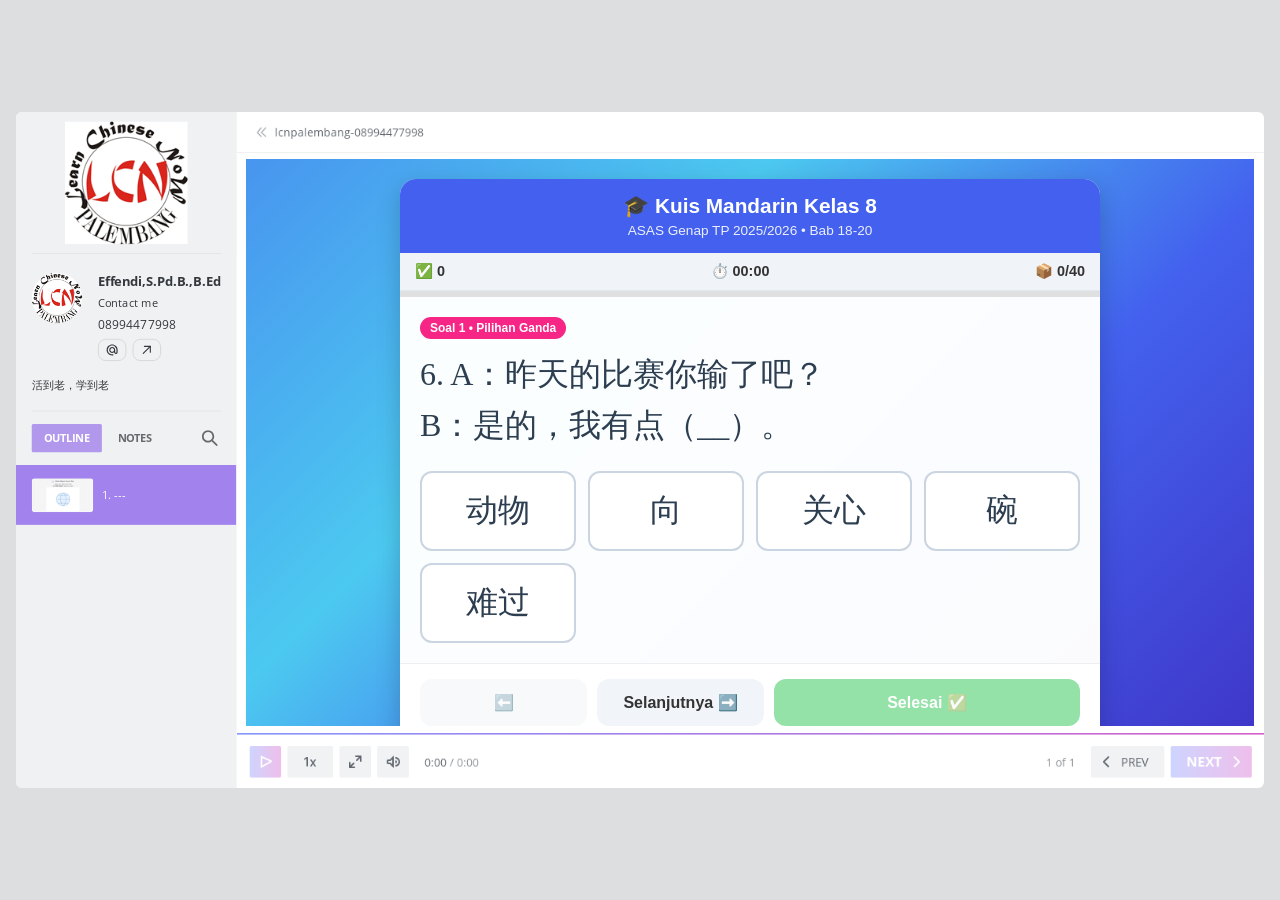
<file: index.html>
<!DOCTYPE html>
<!-- Created with iSpring --><!-- 1576 864 --><!--version 11.7.0.5 --><!--type html --><!--mainFolder ./ -->
<html style=background-color:#dcdee0;>
<head>
    <meta http-equiv="Content-Type" content="text/html;charset=utf-8"/><meta name="viewport" content="width=device-width,initial-scale=1,minimum-scale=1,maximum-scale=1,user-scalable=no"/><meta name="format-detection" content="telephone=no"/><meta name="apple-mobile-web-app-capable" content="yes"/><meta name="apple-mobile-web-app-status-bar-style" content="black"/><meta http-equiv="X-UA-Compatible" content="IE=edge"/><meta name="msapplication-tap-highlight" content="no"/><title>REVIEW SOAL SAT HSK3 2026</title><link rel="apple-touch-icon-precomposed" href="data/apple-touch-icon.png"/><link rel="shortcut icon" type="image/ico" href="data/favicon.ico"/><style>body {background-color:#dcdee0;}#spr0_cc578 {display:none;}</style>
    
    
    <style>
		#playerView {
			position:absolute;
			-webkit-tap-highlight-color:rgba(0,0,0,0);
			-webkit-user-select:none;
			-moz-user-select:none;
			-webkit-touch-callout:none;
			-webkit-user-drag:none;
		}
		#playerView * {
			position:absolute;
		}
		#preloader {
			width: 50px;
			height: 50px;
			position: absolute;
			top: 0;
			left: 0;
			bottom: 0;
			right: 0;
			margin: auto;
			border-radius: 10px;
			background-color: rgba(0, 0, 0, 0.5);
		}

		#preloader::after {
			content: '';
			position: absolute;
			background: url([data-uri]);
			background-size: cover;
			top: 0;
			left: 0;
			bottom: 0;
			right: 0;
			animation: preloader_spin 1s infinite linear;
			-webkit-animation: preloader_spin 1s infinite linear;
		}

		@keyframes preloader_spin { 0% {transform: rotate(0deg);} 100% {transform: rotate(360deg);} }
		@-webkit-keyframes preloader_spin { 0% {-webkit-transform: rotate(0deg);} 100% {-webkit-transform: rotate(360deg);}}
    </style>
</head>
<body>
	<div id="preloader"></div>
	<script src="data/browsersupport.js?092B3BFA"></script>
	<script src="data/player.js?092B3BFA"></script>
    <div id="content"></div>
    <div id="spr0_cc578"></div>
    <script>
		document.addEventListener("DOMContentLoaded", () => (function(startup){
			function start(savedPresentationState)
			{
				var presInfo = "[base64]/qlzXG93aRWVRue404OkA3glCYqxCq3vV7javALVaV64bwPSikqB0NIoSGhOrXq92qjWr9WuEVK4/fqn4sKvMZsR36YVRHbnVfvWiX1VcAHwPW1Lgx7YTC0sCC1NY+Odf//bLH//yr5/+8O+//+mXP//MP3OxKos4Xl1/evvp7ZTGVe/509u8GoAhO5r9dr60qVd1giUXp1LUdFS5/sJs69qx/entahHEQb26YqSAXa/JbNBrvlxUJIR6RbwXzPPweqvN8PB8OU9cdIQ19Wz/sfLy8vkwkzyPzh4e0blMmIWYS75UHvE/[base64]/KoS+rV79HFzu6qwzxvFlM9XiynuXrS6bJUb16BQO5GCVCndrHVbsVeCZMXP1drtTrbblY7zV6n2YJS3mx1Gp0GuazXscjQ1DofP6cW5Mq66eEa/2mmp3ll4Pam7BPoyEhEC3tFonTJ4PTu+eM5fTzy54w/ngLGCG3xFFg1qwZqJhvln4L6p7fYqrBLsX5VXcRLDwtYwHQstaXZxibuNr9TdjyURgO/wixW0VfEFwybVSvg+TFlOvPjWvUpmM0qcE4EBtVau9ttdtqtdgPSS0abNHqNXrvbaTFL7ADcImAOr1kYA+/pSeb1b8ycdVBmia0U9KQUjW8uBS1JMT0txtX/yhhbeYA2a3vTIHRJOLZdmkDoYIsLvCCMWGZEkKB923mch0Hiu7jENkH0XymDQX3QAMGDle3QGMIc8iN+XuHYYeiaKrNaggQU6L/Ej7d0RCema1KgJja6DUX+Kmo3wZqEBWKyrDSU1iuImeSHuEDhqnnVvZJfSWGPWgP280o6ZYWajWa3qZxDRoMJ6b9x2MqeH3K4LMmKUjt13rOfSXiAwlnW4BRKHmnXIZhPcg/p0g6f+0kcB35RCJfMQwLgHqTCPIRgB2PzEpxx6LZ7rR3pMGe3+rdbA0kq7n/eyPBuLMqqMjSPiLHxayZLvft/F4blesGw3V67IffzlGqnDMuIlKO0U2/[base64]/dLUvUVIw1MovzumNLzb8Pg5hEex1acA7GEglVfxbs3bgHxsFG+V1TxjT2tnJNmYMifnNIXzI5UwJOkIQRMfHYfZ5WXoUDvCD9Ior+r9SrdUxSFXmO+pYoSYphqH1NscSxKlqa2Fc0qy9Kt5apW33lnTrEXhMIMfxdEGFK5tT3qT8XghlbYPc7/[base64]/rQHOsaT0dL0nQDbC+JI+bkY1DlvQqGm2iQ9uAyBdkpP9BYmCWeJ0QOjPH+vmPFE4PjYExglAEfe7b1iQm2RoWyT3tAmNboLHzs2R4rI038gL8LIXi/2gfhicJyRBkD8k2aOaXkYOtZZhRp3OsahGO2iO5mc0MKnYzHLFQZXdWAWmAC9G6kKZAJAP4QJMLCXhPsJ2to+qyHQCDTMG0luIFjH/WTlKas34mQTVAVzLEqoTcxv4MwfL5gp+0kXgQhUI0El0Zs4GCkMb1wPz/zYTWLFxSQwdKmfjXlMBYfoFVAoOqaAVVMzlYwEnxXkEMbqe0Fj0WDmVIJ7YiEByGWqGkZShA9bx/wRn13o8E/7pubbDbaT3XEom6URVtaMEXDeNDHMpMb66UtrOwoeoI7QcHgeZPw8+pQ0sF1kpmnYSI0Ow9Go74DZidOnJ0BniLzSOpwkE/WHyyTBzv6egnjIPhzufJITBhvioLZDm/jZBaA4z0CnZ15C5iwKEgdcweVFUtVX38PkYT5o5c39FtMm9vyxgcF0x7/Z1u5BgmBmYXTJiodG6PDe077FNqItU1YWbPplEsWVfdRMxRoJ0NTFbVDMc4Pg/bsbU7XMDqzq1pKD3OXVUvoOQqvcWntwmhfEeKmOHCSImMcfDdRf2cNRCj48j7D28+CH8SC7a5t38HBzcG7h/AMey512R76lonz+4T+KNhxmoFpVQCSyvs31b1sC2l9yO12HJPlKj7FAc2USnmYGUblYU7nKHKMjSHB6DKGIe3bmDOicHXh9eZMo24EeLVhT/I6S+9XmPjrGKYTnaRrmjiCcthXMZ0NuLdA9kfRLk6Bks/qJf46u7T5HjqRnCexDLLhZYsa6iDPgBWNQNhOkOyytgN9UPqGamL3fSDTiMYpLRZ85xc2FnunKtqJ7N5uy8pAnGgmW2E6hEs7tQTIjR04lZ/XoKKAD0HiuSw2PfrI6hDoD0263A9nIVzGcNWzo8ybvNz9hjPbhMj5hshFyClzGIo4lm7AFkOJDYUSRo1X2AM/osKaaWxGR3Do0o6dBdTTGfsuL4/nU0pmvlRQg39HkMftEuXLQrp8vQcL8YSJwroK1HF/O0+WYMh2Q/kjv4zEcGv7nOLTYdkohUIyZV8LRLu4ndnYFPtclK1NmGCbzXSM3GwXxkpThfD5NvOUzavQMsDbSDUjDyKnftjeEww2mUZBEjqZenkgXpsgFdlwA8g7O3yEbDWDwNsDzryQG+nz27lpOv3apgTZJn9aJPZVCBNm+830q+mizEdCLbBdMMY/fvqZw/gFKM0MCFf+ngvWNbsQvbz8B0TjZpg=";
				PresentationPlayer.start(presInfo, "content", "playerView", onPlayerInit, savedPresentationState);
				function onPlayerInit(player)
				{
					(function(player){
	(function(player)
{
	function findConnector(win)
	{
		var retries = 0;
		while (!win.ispringPresentationConnector && win.parent && win.parent != win)
		{
			++retries;
			if (retries > 7)
			{
				return null;
			}

			win = win.parent;
		}
		return win.ispringPresentationConnector;
	}

	function getConnector()
	{
		var api = findConnector(window);
		if (!api && window.opener && (typeof(window.opener) != "undefined"))
		{
			api = findConnector(window.opener);
		}
		return api;
	}

	try
	{
		var connector = getConnector();
		if (connector)
		{
			connector.register(player);
		}
	}
	catch (e) {}
})(player);

})(player);

					var preloader = document.getElementById("preloader");
					preloader.parentNode.removeChild(preloader);
				}
			}

			if (startup)
				startup(start);
			else
				start();
		})());
    </script>
</body>
</html>
</file>
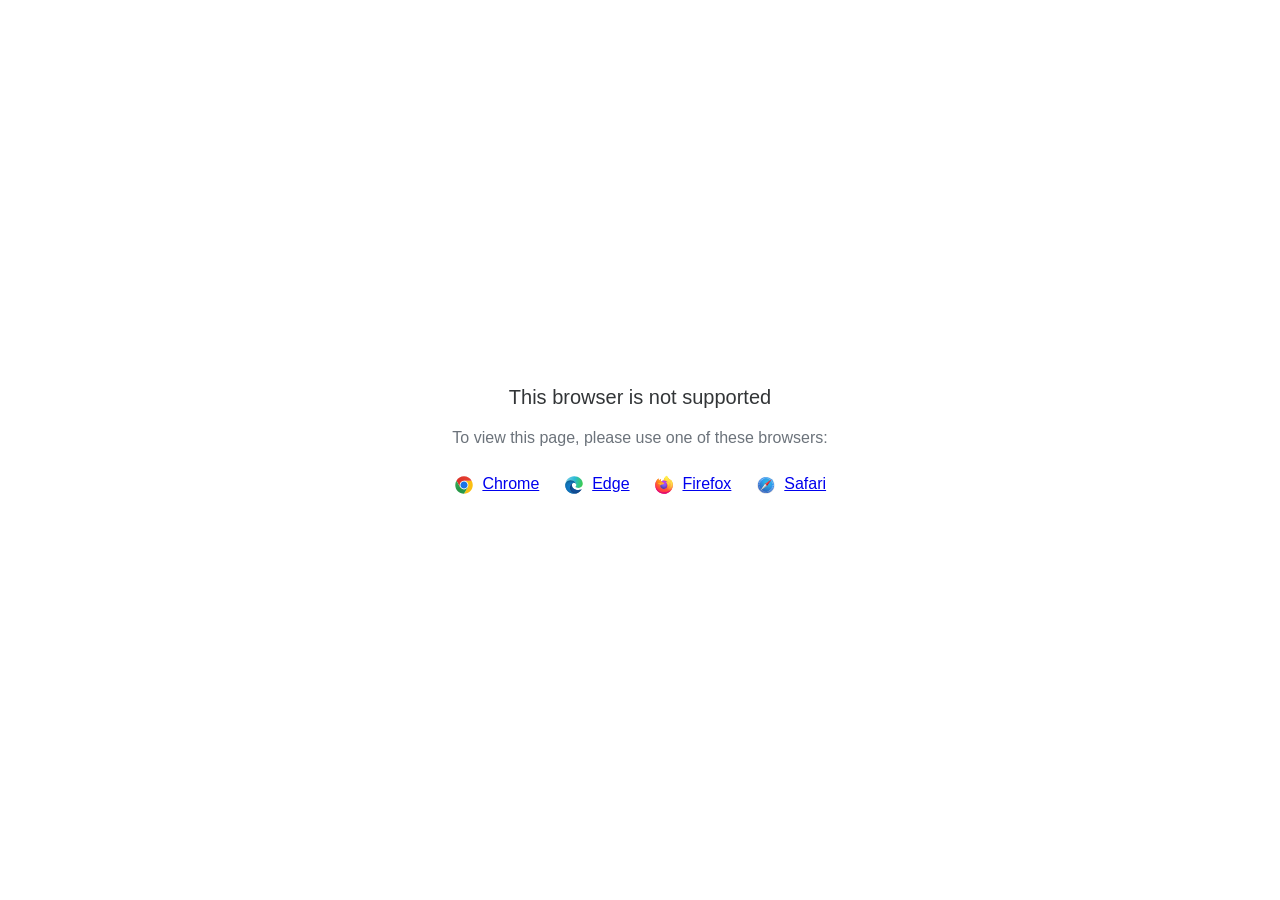
<file: data/html5-unsupported.html>
<html>
<head>
    <meta http-equiv="Content-Type" content="text/html;charset=utf-8"/>
    <meta name="viewport" content="width=device-width,initial-scale=1,maximum-scale=1">
    <meta name="format-detection" content="telephone=no">
    <meta name="apple-mobile-web-app-capable" content="yes">
    <meta name="apple-mobile-web-app-status-bar-style" content="black">
    <meta http-equiv="X-UA-Compatible" content="IE=edge">
    <meta name="msapplication-tap-highlight" content="no" />
    <title>Page Not Available</title>
    <style>
        body {
            background: #fff;
        }

        .banner {
            position: absolute;
            top: 50%;
            left: 50%;
            margin-left: -235px;
            margin-top: -67px;
            width: 470px;
            text-align: center;
            font-family: Roboto, Arial, Helvetica, sans-serif;
        }

        .title {
            margin-bottom: 16px;
            font-size: 20px;
            font-weight: 500;
            color: #323537;
            line-height: 28px;
        }

        .text {
            margin-bottom: 26px;
            font-size: 16px;
            color: #6C737B;
            line-height: 22px;
        }

        .browsers svg, .browsers a {
            display: inline-block;
            vertical-align: top;
        }

        .browsers a {
            font-size: 16px;
            margin-right: 20px;
            margin-left: 4px;
        }

        .browsers :last-child {
            margin-right: 0;
        }
    </style>
</head>
<body>
    <div class="banner">
        <div class="title">This browser is not supported</div>
        <div class="text">To view this page, please use one of these browsers:</div>
        <div class="browsers">
            <svg width="20" height="20" viewBox="0 0 20 20" fill="none" xmlns="http://www.w3.org/2000/svg">
                <path d="M10.0001 10.0001L13.789 12.1875L10.0001 18.7501C14.8326 18.7501 18.7501 14.8326 18.7501 10.0001C18.7501 8.40581 18.3216 6.91244 17.5766 5.625H10L10.0001 10.0001Z" fill="#FBBF12"/>
                <path d="M9.99999 1.25C6.76136 1.25 3.93585 3.01077 2.42285 5.6261L6.21103 12.1876L9.99999 10.0001V5.62507H17.5766C16.0634 3.01039 13.2382 1.25 9.99999 1.25Z" fill="url(#paint0_linear_579_2699)"/>
                <path d="M1.25005 10C1.25005 14.8325 5.16742 18.75 10 18.75L13.789 12.1875L10 10L6.21109 12.1875L2.42291 5.62598C1.67833 6.91306 1.25 8.40588 1.25 9.99988" fill="url(#paint1_linear_579_2699)"/>
                <path d="M14.3751 10.0001C14.3751 12.4163 12.4163 14.3751 10.0001 14.3751C7.58381 14.3751 5.625 12.4163 5.625 10.0001C5.625 7.58381 7.58381 5.625 10.0001 5.625C12.4163 5.625 14.3751 7.58381 14.3751 10.0001Z" fill="white"/>
                <path d="M13.5548 10.0001C13.5548 11.9633 11.9633 13.5548 10.0001 13.5548C8.03686 13.5548 6.44531 11.9633 6.44531 10.0001C6.44531 8.03686 8.03686 6.44531 10.0001 6.44531C11.9633 6.44531 13.5548 8.03686 13.5548 10.0001Z" fill="#1A73E8"/>
                <defs>
                    <linearGradient id="paint0_linear_579_2699" x1="5.04786" y1="6.71874" x2="12.965" y2="6.71874" gradientUnits="userSpaceOnUse">
                        <stop stop-color="#DB3328"/>
                        <stop offset="1" stop-color="#E53D30"/>
                    </linearGradient>
                    <linearGradient id="paint1_linear_579_2699" x1="4.58454" y1="7.18406" x2="7.82938" y2="12.8043" gradientUnits="userSpaceOnUse">
                        <stop stop-color="#32A651"/>
                        <stop offset="1" stop-color="#279847"/>
                    </linearGradient>
                </defs>
            </svg>
            <a href="https://www.google.com/chrome">Chrome</a>
            <svg width="20" height="20" viewBox="0 0 20 20" fill="none" xmlns="http://www.w3.org/2000/svg">
                <path d="M12.2449 9.92045C12.2449 8.25 10.5088 5.36648 6.59777 5.36648C2.68671 5.36648 1.25 8.62784 1.25 10.0199C1.25 5.0483 5.30074 1.25 10.1097 1.25C14.9188 1.25 18.75 4.84943 18.75 8.50852C18.75 11.7699 16.2956 12.9034 14.3002 12.9034C12.9832 12.9034 11.4866 12.4659 11.4866 11.7699C11.4866 11.233 12.2449 11.233 12.2449 9.92045Z" fill="url(#paint0_linear_579_2709)"/>
                <path d="M6.59777 5.36646C10.5088 5.36646 12.2449 8.24998 12.2449 9.92043C12.2449 9.93342 12.2448 9.94627 12.2446 9.95901C12.2249 8.84657 11.4738 7.79259 9.99002 7.79259C8.11431 7.79259 5.5801 10.338 5.91933 13.5C6.19087 16.031 8.33381 19.4261 12.9832 18.2329C12.9832 18.2329 12.1052 18.75 9.6508 18.75C5.30074 18.75 1.25 14.7727 1.25 10.2187C1.25 10.0981 1.25184 9.97975 1.25555 9.8637C1.35584 8.39889 2.82648 5.36646 6.59777 5.36646Z" fill="url(#paint1_linear_579_2709)"/>
                <path d="M6.59777 5.36646C10.5088 5.36646 12.2449 8.24998 12.2449 9.92043C12.2449 9.93342 12.2448 9.94627 12.2446 9.95901C12.2249 8.84657 11.4738 7.79259 9.99002 7.79259C8.11431 7.79259 5.5801 10.338 5.91933 13.5C6.19087 16.031 8.33381 19.4261 12.9832 18.2329C12.9832 18.2329 12.1052 18.75 9.6508 18.75C5.30074 18.75 1.25 14.7727 1.25 10.2187C1.25 10.0981 1.25184 9.97975 1.25555 9.8637C1.35584 8.39889 2.82648 5.36646 6.59777 5.36646Z" fill="url(#paint2_radial_579_2709)"/>
                <path d="M12.4415 18.4371C14.9324 17.7576 16.712 15.6377 17.0338 15.2101C17.393 14.7328 17.4928 14.4345 17.393 14.3351C17.2932 14.2357 17.1536 14.2555 16.7944 14.4345C16.4352 14.6135 14.32 15.4885 11.9056 14.7527C9.49107 14.0169 7.83486 12.1078 7.83486 9.99987C7.83486 8.36919 9.23166 7.79248 9.98993 7.79248C8.11422 7.79248 5.58001 10.3379 5.91923 13.4999C6.19077 16.0309 8.33371 19.426 12.9831 18.2328C12.9831 18.2328 12.821 18.3283 12.4415 18.4371Z" fill="#0E458A"/>
                <path d="M12.4415 18.4371C14.9324 17.7576 16.712 15.6377 17.0338 15.2101C17.393 14.7328 17.4928 14.4345 17.393 14.3351C17.2932 14.2357 17.1536 14.2555 16.7944 14.4345C16.4352 14.6135 14.32 15.4885 11.9056 14.7527C9.49107 14.0169 7.83486 12.1078 7.83486 9.99987C7.83486 8.36919 9.23166 7.79248 9.98993 7.79248C8.11422 7.79248 5.58001 10.3379 5.91923 13.4999C6.19077 16.0309 8.33371 19.426 12.9831 18.2328C12.9831 18.2328 12.821 18.3283 12.4415 18.4371Z" fill="url(#paint3_radial_579_2709)"/>
                <defs>
                    <linearGradient id="paint0_linear_579_2709" x1="17.7323" y1="11.5909" x2="0.61762" y2="7.54779" gradientUnits="userSpaceOnUse">
                        <stop stop-color="#3BCC50"/>
                        <stop offset="0.489583" stop-color="#2ABAD6"/>
                        <stop offset="1" stop-color="#7DCFE7"/>
                    </linearGradient>
                    <linearGradient id="paint1_linear_579_2709" x1="7.11659" y1="5.36646" x2="7.11659" y2="18.75" gradientUnits="userSpaceOnUse">
                        <stop stop-color="#035989"/>
                        <stop offset="0.265625" stop-color="#1175B6"/>
                        <stop offset="1" stop-color="#0470CF"/>
                    </linearGradient>
                    <radialGradient id="paint2_radial_579_2709" cx="0" cy="0" r="1" gradientUnits="userSpaceOnUse" gradientTransform="translate(6.83723 11.8693) rotate(59.2143) scale(5.92595 5.93561)">
                        <stop stop-color="#1284D8"/>
                        <stop offset="0.813899" stop-color="#1170B2" stop-opacity="0.767762"/>
                        <stop offset="1" stop-color="#0E649B" stop-opacity="0.65"/>
                    </radialGradient>
                    <radialGradient id="paint3_radial_579_2709" cx="0" cy="0" r="1" gradientUnits="userSpaceOnUse" gradientTransform="translate(11.6661 13.4999) rotate(77.9982) scale(4.79806 5.18015)">
                        <stop stop-color="#104890"/>
                        <stop offset="0.69943" stop-color="#12529E" stop-opacity="0.70624"/>
                        <stop offset="1" stop-color="#0E4584" stop-opacity="0.58"/>
                    </radialGradient>
                </defs>
            </svg>
            <a href="https://www.microsoft.com/edge">Edge</a>
            <svg width="20" height="20" viewBox="0 0 20 20" fill="none" xmlns="http://www.w3.org/2000/svg">
                <path d="M18.1191 6.70405C17.7385 5.78587 16.967 4.79462 16.3615 4.4815C16.8544 5.4501 17.1395 6.42162 17.2485 7.14652C17.2485 7.14652 17.2485 7.15163 17.2503 7.16113C16.2598 4.6861 14.5798 3.68791 13.2079 1.51504C13.1383 1.40543 13.069 1.29582 13.0012 1.17854C12.963 1.1124 12.932 1.05248 12.905 0.995851C12.8481 0.885984 12.8042 0.76987 12.7741 0.649844C12.7743 0.644144 12.7725 0.638558 12.7688 0.63417C12.7652 0.629782 12.7601 0.626904 12.7544 0.626094C12.749 0.624635 12.7434 0.624635 12.738 0.626094C12.7366 0.626756 12.7352 0.627617 12.734 0.628652C12.7318 0.628652 12.7296 0.63121 12.7274 0.63194L12.7311 0.627191C10.5302 1.91914 9.78353 4.30904 9.71499 5.5049C8.83549 5.56518 7.99455 5.88974 7.30189 6.43623C7.22949 6.37488 7.15379 6.31755 7.07512 6.26451C6.87551 5.56419 6.86708 4.82302 7.0507 4.11832C6.15057 4.52936 5.45059 5.17789 4.94165 5.75189H4.93764C4.5902 5.31089 4.61463 3.85634 4.63432 3.55272C4.63031 3.53372 4.37547 3.68535 4.34266 3.70837C4.03608 3.92756 3.7495 4.17357 3.48628 4.4435C3.18675 4.74784 2.9131 5.07672 2.66818 5.42671C2.1047 6.22702 1.70509 7.13132 1.49244 8.08735C1.48843 8.10635 1.48478 8.12608 1.48077 8.14544C1.46437 8.22254 1.40494 8.60946 1.39437 8.6935V8.71286C1.3169 9.11266 1.26865 9.5176 1.25 9.92444V9.96938C1.25 14.8186 5.17279 18.75 10.0114 18.75C14.345 18.75 17.943 15.5968 18.6477 11.455C18.6623 11.3428 18.6743 11.2295 18.6875 11.1163C18.8617 9.61022 18.6681 8.02743 18.1191 6.70405ZM8.02046 13.5774C8.06129 13.5968 8.09994 13.6183 8.14186 13.6373L8.14769 13.641C8.10577 13.6205 8.06311 13.5993 8.02082 13.5774H8.02046ZM17.251 7.16515V7.15675V7.16625V7.16515Z" fill="url(#paint0_linear_579_2717)"/>
                <path d="M18.119 6.704C17.7384 5.78582 16.9669 4.79457 16.3614 4.48145C16.8543 5.45005 17.1394 6.42157 17.2484 7.14647V7.16437C18.0752 9.41067 17.6246 11.695 16.9757 13.0907C15.9716 15.25 13.541 17.4635 9.73602 17.3557C5.62839 17.2388 2.0071 14.1802 1.33082 10.1776C1.20759 9.54586 1.33082 9.22543 1.39279 8.71281C1.31733 9.10778 1.28853 9.22214 1.25098 9.92439V9.96933C1.25098 14.8185 5.17377 18.7499 10.0124 18.7499C14.346 18.7499 17.944 15.5968 18.6487 11.4549C18.6633 11.3428 18.6753 11.2295 18.6884 11.1162C18.8616 9.61017 18.668 8.02738 18.119 6.704Z" fill="url(#paint1_radial_579_2717)"/>
                <path d="M18.119 6.704C17.7384 5.78582 16.9669 4.79457 16.3614 4.48145C16.8543 5.45005 17.1394 6.42157 17.2484 7.14647V7.16437C18.0752 9.41067 17.6246 11.695 16.9757 13.0907C15.9716 15.25 13.541 17.4635 9.73602 17.3557C5.62839 17.2388 2.0071 14.1802 1.33082 10.1776C1.20759 9.54586 1.33082 9.22543 1.39279 8.71281C1.31733 9.10778 1.28853 9.22214 1.25098 9.92439V9.96933C1.25098 14.8185 5.17377 18.7499 10.0124 18.7499C14.346 18.7499 17.944 15.5968 18.6487 11.4549C18.6633 11.3428 18.6753 11.2295 18.6884 11.1162C18.8616 9.61017 18.668 8.02738 18.119 6.704Z" fill="url(#paint2_radial_579_2717)"/>
                <path d="M13.8612 7.73587C13.8806 7.74939 13.8977 7.7629 13.9159 7.77642C13.696 7.38513 13.4221 7.02694 13.1022 6.71246C10.3788 3.98314 12.3884 0.794172 12.7271 0.631947L12.7307 0.627197C10.5298 1.91915 9.78314 4.30905 9.7146 5.50491C9.81668 5.49797 9.9184 5.4892 10.0223 5.4892C11.6647 5.4892 13.0953 6.39459 13.8612 7.73587Z" fill="url(#paint3_radial_579_2717)"/>
                <path d="M10.028 8.28118C10.0138 8.5004 9.24382 9.25307 8.97441 9.25307C6.48292 9.25307 6.07861 10.7635 6.07861 10.7635C6.18798 12.0357 7.07244 13.0833 8.14245 13.6375C8.19131 13.6627 8.24052 13.6854 8.28828 13.708C8.37396 13.7446 8.46 13.7811 8.54567 13.8136C8.91262 13.9433 9.29689 14.0172 9.68568 14.0329C14.0525 14.2382 14.8991 8.80001 11.7473 7.22087C12.5541 7.08021 13.3919 7.40575 13.8597 7.73495C13.0941 6.39367 11.6631 5.48828 10.0207 5.48828C9.91682 5.48828 9.81511 5.49705 9.71303 5.50399C8.83417 5.56502 7.99404 5.88994 7.30212 6.43642C7.43591 6.55005 7.58685 6.70131 7.90439 7.0148C8.5001 7.60378 10.0247 8.20993 10.028 8.28118Z" fill="url(#paint4_radial_579_2717)"/>
                <path d="M10.028 8.28118C10.0138 8.5004 9.24382 9.25307 8.97441 9.25307C6.48292 9.25307 6.07861 10.7635 6.07861 10.7635C6.18798 12.0357 7.07244 13.0833 8.14245 13.6375C8.19131 13.6627 8.24052 13.6854 8.28828 13.708C8.37396 13.7446 8.46 13.7811 8.54567 13.8136C8.91262 13.9433 9.29689 14.0172 9.68568 14.0329C14.0525 14.2382 14.8991 8.80001 11.7473 7.22087C12.5541 7.08021 13.3919 7.40575 13.8597 7.73495C13.0941 6.39367 11.6631 5.48828 10.0207 5.48828C9.91682 5.48828 9.81511 5.49705 9.71303 5.50399C8.83417 5.56502 7.99404 5.88994 7.30212 6.43642C7.43591 6.55005 7.58685 6.70131 7.90439 7.0148C8.5001 7.60378 10.0247 8.20993 10.028 8.28118Z" fill="url(#paint5_radial_579_2717)"/>
                <path d="M6.89479 6.14439C6.96588 6.19043 7.02421 6.22916 7.07708 6.2646C6.87746 5.56428 6.86903 4.82311 7.05265 4.11841C6.15252 4.52945 5.45255 5.17799 4.9436 5.75198C4.9848 5.75089 6.2557 5.72787 6.89479 6.14439Z" fill="url(#paint6_radial_579_2717)"/>
                <path d="M1.33119 10.1776C2.00747 14.1802 5.62876 17.2388 9.7393 17.3557C13.5443 17.4635 15.9735 15.25 16.979 13.0907C17.6279 11.6946 18.0785 9.41068 17.2517 7.16437V7.14756C17.2517 7.14976 17.2517 7.15268 17.2535 7.16218C17.5641 9.1962 16.532 11.1667 14.9184 12.4992C14.9167 12.5029 14.9152 12.5067 14.9137 12.5105C11.7692 15.0765 8.76042 14.0586 8.15123 13.6431C8.10893 13.6227 8.06628 13.6015 8.02399 13.5796C6.19056 12.7027 5.43334 11.0274 5.59558 9.5919C4.04797 9.5919 3.52007 8.28314 3.52007 8.28314C3.52007 8.28314 4.90982 7.29006 6.74143 8.1538C8.43778 8.95396 10.031 8.2835 10.031 8.28314C10.0277 8.21189 8.50304 7.60391 7.90842 7.01676C7.59088 6.70327 7.43995 6.55201 7.30615 6.43838C7.23375 6.37702 7.15805 6.3197 7.07939 6.26665C7.02725 6.23012 6.97001 6.19358 6.8971 6.14645C6.25801 5.72992 4.98711 5.75294 4.94518 5.75404H4.94117C4.59374 5.31303 4.61816 3.85849 4.63785 3.55487C4.63384 3.53587 4.379 3.68749 4.34619 3.71051C4.03961 3.92971 3.75303 4.17571 3.48981 4.44564C3.19028 4.74999 2.91663 5.07887 2.67171 5.42886C2.10823 6.22916 1.70862 7.13347 1.49597 8.08949C1.48904 8.1063 1.17734 9.47023 1.33119 10.1776Z" fill="url(#paint7_radial_579_2717)"/>
                <path d="M13.1024 6.71246C13.4222 7.02693 13.6962 7.38513 13.9161 7.77642C13.9616 7.81071 14.0055 7.8473 14.0473 7.88603C16.0335 9.71873 14.9945 12.3132 14.9154 12.4996C16.529 11.1671 17.5611 9.19662 17.2505 7.16259C16.2599 4.6861 14.58 3.68791 13.2081 1.51504C13.1385 1.40543 13.0692 1.29582 13.0014 1.17854C12.9631 1.1124 12.9321 1.05248 12.9051 0.995851C12.8483 0.885984 12.8044 0.76987 12.7742 0.649844C12.7745 0.644144 12.7726 0.638559 12.769 0.63417C12.7653 0.629782 12.7602 0.626904 12.7546 0.626094C12.7492 0.624635 12.7435 0.624635 12.7382 0.626094C12.7367 0.626756 12.7354 0.627617 12.7341 0.628652C12.732 0.628652 12.7298 0.63121 12.7276 0.63194C12.3885 0.794165 10.379 3.98313 13.1024 6.71246Z" fill="url(#paint8_radial_579_2717)"/>
                <path d="M14.0464 7.88413C14.0046 7.8454 13.9608 7.80882 13.9152 7.77452C13.8973 7.761 13.8787 7.74748 13.8605 7.73396C13.3928 7.40513 12.555 7.07922 11.7482 7.21989C14.8995 8.79902 14.0534 14.2372 9.68654 14.0319C9.29775 14.0163 8.91348 13.9424 8.54653 13.8126C8.46085 13.7805 8.37481 13.7451 8.28914 13.7071C8.23956 13.6844 8.19034 13.6618 8.14331 13.6365L8.14914 13.6402C8.75834 14.0567 11.7671 15.0746 14.9116 12.5075C14.9116 12.5075 14.9134 12.5028 14.9163 12.4962C14.9943 12.3132 16.0334 9.71866 14.0464 7.88413Z" fill="url(#paint9_radial_579_2717)"/>
                <path d="M6.07833 10.7635C6.07833 10.7635 6.48264 9.25306 8.97412 9.25306C9.24354 9.25306 10.0135 8.49966 10.0277 8.28117C10.0419 8.06268 8.43455 8.95199 6.7382 8.15183C4.90659 7.28809 3.51685 8.28117 3.51685 8.28117C3.51685 8.28117 4.04475 9.58993 5.59235 9.58993C5.43012 11.0255 6.18733 12.6992 8.02076 13.5776C8.06159 13.597 8.10024 13.6185 8.14217 13.6375C7.07215 13.0843 6.18879 12.0357 6.07833 10.7635Z" fill="url(#paint10_radial_579_2717)"/>
                <path d="M18.1191 6.70405C17.7385 5.78587 16.967 4.79462 16.3615 4.4815C16.8544 5.4501 17.1395 6.42162 17.2485 7.14652C17.2485 7.14652 17.2485 7.15163 17.2503 7.16113C16.2598 4.6861 14.5798 3.68791 13.2079 1.51504C13.1383 1.40543 13.069 1.29582 13.0012 1.17854C12.963 1.1124 12.932 1.05248 12.905 0.995851C12.8481 0.885984 12.8042 0.76987 12.7741 0.649844C12.7743 0.644144 12.7725 0.638558 12.7688 0.63417C12.7652 0.629782 12.7601 0.626904 12.7544 0.626094C12.749 0.624635 12.7434 0.624635 12.738 0.626094C12.7366 0.626756 12.7352 0.627617 12.734 0.628652C12.7318 0.628652 12.7296 0.63121 12.7274 0.63194L12.7311 0.627191C10.5302 1.91914 9.78353 4.30904 9.71499 5.5049C9.81707 5.49796 9.91878 5.48919 10.0227 5.48919C11.6651 5.48919 13.0957 6.39458 13.8616 7.73586C13.3939 7.40703 12.5561 7.08111 11.7493 7.22178C14.9007 8.80092 14.0545 14.2391 9.68764 14.0338C9.29885 14.0182 8.91458 13.9443 8.54763 13.8145C8.46196 13.7824 8.37592 13.747 8.29024 13.709C8.24066 13.6863 8.19144 13.6636 8.14441 13.6384L8.15025 13.6421C8.10796 13.6216 8.0653 13.6004 8.02301 13.5785C8.06384 13.5979 8.10249 13.6194 8.14441 13.6384C7.07221 13.0842 6.18885 12.0356 6.07839 10.7633C6.07839 10.7633 6.4827 9.25288 8.97418 9.25288C9.2436 9.25288 10.0136 8.49949 10.0278 8.28099C10.0245 8.20975 8.49987 7.60177 7.90525 7.01462C7.58771 6.70113 7.43678 6.54986 7.30298 6.43623C7.23058 6.37488 7.15488 6.31755 7.07622 6.26451C6.87661 5.56419 6.86817 4.82302 7.05179 4.11832C6.15166 4.52936 5.45169 5.17789 4.94275 5.75189H4.93874C4.5913 5.31089 4.61572 3.85634 4.63541 3.55272C4.6314 3.53372 4.37657 3.68535 4.34375 3.70837C4.03717 3.92756 3.75059 4.17357 3.48738 4.4435C3.18785 4.74784 2.9142 5.07672 2.66928 5.42671C2.1058 6.22702 1.70618 7.13132 1.49353 8.08735C1.48952 8.10635 1.48588 8.12608 1.48187 8.14544C1.46546 8.22254 1.39109 8.61494 1.38088 8.69898C1.38088 8.70556 1.38088 8.69277 1.38088 8.69898C1.31262 9.10444 1.26891 9.51368 1.25 9.92444V9.96938C1.25 14.8186 5.17279 18.75 10.0114 18.75C14.345 18.75 17.943 15.5968 18.6477 11.455C18.6623 11.3428 18.6743 11.2295 18.6875 11.1163C18.8617 9.61022 18.6681 8.02743 18.1191 6.70405ZM17.25 7.15492V7.16442V7.15492Z" fill="url(#paint11_linear_579_2717)"/>
                <defs>
                    <linearGradient id="paint0_linear_579_2717" x1="16.9594" y1="3.43288" x2="2.3837" y2="17.4648" gradientUnits="userSpaceOnUse">
                        <stop offset="0.05" stop-color="#FFF44F"/>
                        <stop offset="0.11" stop-color="#FFE847"/>
                        <stop offset="0.22" stop-color="#FFC830"/>
                        <stop offset="0.37" stop-color="#FF980E"/>
                        <stop offset="0.4" stop-color="#FF8B16"/>
                        <stop offset="0.46" stop-color="#FF672A"/>
                        <stop offset="0.53" stop-color="#FF3647"/>
                        <stop offset="0.7" stop-color="#E31587"/>
                    </linearGradient>
                    <radialGradient id="paint1_radial_579_2717" cx="0" cy="0" r="1" gradientUnits="userSpaceOnUse" gradientTransform="translate(16.287 2.63668) scale(18.2654 18.3055)">
                        <stop offset="0.13" stop-color="#FFBD4F"/>
                        <stop offset="0.19" stop-color="#FFAC31"/>
                        <stop offset="0.25" stop-color="#FF9D17"/>
                        <stop offset="0.28" stop-color="#FF980E"/>
                        <stop offset="0.4" stop-color="#FF563B"/>
                        <stop offset="0.47" stop-color="#FF3750"/>
                        <stop offset="0.71" stop-color="#F5156C"/>
                        <stop offset="0.78" stop-color="#EB0878"/>
                        <stop offset="0.86" stop-color="#E50080"/>
                    </radialGradient>
                    <radialGradient id="paint2_radial_579_2717" cx="0" cy="0" r="1" gradientUnits="userSpaceOnUse" gradientTransform="translate(9.61279 10.1202) scale(18.2654 18.3055)">
                        <stop offset="0.3" stop-color="#960E18"/>
                        <stop offset="0.35" stop-color="#B11927" stop-opacity="0.74"/>
                        <stop offset="0.43" stop-color="#DB293D" stop-opacity="0.34"/>
                        <stop offset="0.5" stop-color="#F5334B" stop-opacity="0.09"/>
                        <stop offset="0.53" stop-color="#FF3750" stop-opacity="0"/>
                    </radialGradient>
                    <radialGradient id="paint3_radial_579_2717" cx="0" cy="0" r="1" gradientUnits="userSpaceOnUse" gradientTransform="translate(11.8153 -1.51753) scale(13.2325 13.2615)">
                        <stop offset="0.13" stop-color="#FFF44F"/>
                        <stop offset="0.25" stop-color="#FFDC3E"/>
                        <stop offset="0.51" stop-color="#FF9D12"/>
                        <stop offset="0.53" stop-color="#FF980E"/>
                    </radialGradient>
                    <radialGradient id="paint4_radial_579_2717" cx="0" cy="0" r="1" gradientUnits="userSpaceOnUse" gradientTransform="translate(7.59304 14.9021) scale(8.69686 8.71594)">
                        <stop offset="0.35" stop-color="#3A8EE6"/>
                        <stop offset="0.47" stop-color="#5C79F0"/>
                        <stop offset="0.67" stop-color="#9059FF"/>
                        <stop offset="1" stop-color="#C139E6"/>
                    </radialGradient>
                    <radialGradient id="paint5_radial_579_2717" cx="0" cy="0" r="1" gradientUnits="userSpaceOnUse" gradientTransform="translate(9.87545 7.94492) rotate(-13.9265) scale(4.60823 5.42407)">
                        <stop offset="0.21" stop-color="#9059FF" stop-opacity="0"/>
                        <stop offset="0.28" stop-color="#8C4FF3" stop-opacity="0.06"/>
                        <stop offset="0.75" stop-color="#7716A8" stop-opacity="0.45"/>
                        <stop offset="0.97" stop-color="#6E008B" stop-opacity="0.6"/>
                    </radialGradient>
                    <radialGradient id="paint6_radial_579_2717" cx="0" cy="0" r="1" gradientUnits="userSpaceOnUse" gradientTransform="translate(9.38226 1.88781) scale(6.25678 6.27051)">
                        <stop stop-color="#FFE226"/>
                        <stop offset="0.12" stop-color="#FFDB27"/>
                        <stop offset="0.3" stop-color="#FFC82A"/>
                        <stop offset="0.5" stop-color="#FFA930"/>
                        <stop offset="0.73" stop-color="#FF7E37"/>
                        <stop offset="0.79" stop-color="#FF7139"/>
                    </radialGradient>
                    <radialGradient id="paint7_radial_579_2717" cx="0" cy="0" r="1" gradientUnits="userSpaceOnUse" gradientTransform="translate(14.3005 -2.08939) scale(26.6943 26.7529)">
                        <stop offset="0.11" stop-color="#FFF44F"/>
                        <stop offset="0.46" stop-color="#FF980E"/>
                        <stop offset="0.62" stop-color="#FF5634"/>
                        <stop offset="0.72" stop-color="#FF3647"/>
                        <stop offset="0.9" stop-color="#E31587"/>
                    </radialGradient>
                    <radialGradient id="paint8_radial_579_2717" cx="0" cy="0" r="1" gradientUnits="userSpaceOnUse" gradientTransform="translate(11.72 0.833589) rotate(84.2447) scale(19.4998 12.7839)">
                        <stop stop-color="#FFF44F"/>
                        <stop offset="0.06" stop-color="#FFE847"/>
                        <stop offset="0.17" stop-color="#FFC830"/>
                        <stop offset="0.3" stop-color="#FF980E"/>
                        <stop offset="0.36" stop-color="#FF8B16"/>
                        <stop offset="0.45" stop-color="#FF672A"/>
                        <stop offset="0.57" stop-color="#FF3647"/>
                        <stop offset="0.74" stop-color="#E31587"/>
                    </radialGradient>
                    <radialGradient id="paint9_radial_579_2717" cx="0" cy="0" r="1" gradientUnits="userSpaceOnUse" gradientTransform="translate(9.23484 4.20996) scale(16.6653 16.7019)">
                        <stop offset="0.14" stop-color="#FFF44F"/>
                        <stop offset="0.48" stop-color="#FF980E"/>
                        <stop offset="0.59" stop-color="#FF5634"/>
                        <stop offset="0.66" stop-color="#FF3647"/>
                        <stop offset="0.9" stop-color="#E31587"/>
                    </radialGradient>
                    <radialGradient id="paint10_radial_579_2717" cx="0" cy="0" r="1" gradientUnits="userSpaceOnUse" gradientTransform="translate(13.6341 5.18793) scale(18.2402 18.2803)">
                        <stop offset="0.09" stop-color="#FFF44F"/>
                        <stop offset="0.23" stop-color="#FFE141"/>
                        <stop offset="0.51" stop-color="#FFAF1E"/>
                        <stop offset="0.63" stop-color="#FF980E"/>
                    </radialGradient>
                    <linearGradient id="paint11_linear_579_2717" x1="16.7844" y1="3.35761" x2="4.38152" y2="15.7337" gradientUnits="userSpaceOnUse">
                        <stop offset="0.17" stop-color="#FFF44F" stop-opacity="0.8"/>
                        <stop offset="0.27" stop-color="#FFF44F" stop-opacity="0.63"/>
                        <stop offset="0.49" stop-color="#FFF44F" stop-opacity="0.22"/>
                        <stop offset="0.6" stop-color="#FFF44F" stop-opacity="0"/>
                    </linearGradient>
                </defs>
            </svg>
            <a href="https://www.mozilla.org/firefox">Firefox</a>
            <svg width="20" height="20" viewBox="0 0 20 20" fill="none" xmlns="http://www.w3.org/2000/svg">
                <path d="M10 18.75C14.8325 18.75 18.75 14.8325 18.75 10C18.75 5.16751 14.8325 1.25 10 1.25C5.16751 1.25 1.25 5.16751 1.25 10C1.25 14.8325 5.16751 18.75 10 18.75Z" fill="url(#paint0_linear_579_2734)"/>
                <path d="M10 18.0938C14.4701 18.0938 18.0938 14.4701 18.0938 10C18.0938 5.52995 14.4701 1.90625 10 1.90625C5.52995 1.90625 1.90625 5.52995 1.90625 10C1.90625 14.4701 5.52995 18.0938 10 18.0938Z" fill="url(#paint1_radial_579_2734)"/>
                <path d="M10.0137 3.87498C9.95897 3.87498 9.91113 3.83399 9.91113 3.7793V2.35057C9.91113 2.29588 9.95897 2.25488 10.0137 2.25488C10.0683 2.25488 10.1162 2.29588 10.1162 2.35057V3.7793C10.1093 3.83399 10.0683 3.87498 10.0137 3.87498Z" fill="#F3F3F3"/>
                <path d="M10.0137 3.88182C9.95214 3.88182 9.9043 3.83397 9.9043 3.77929V2.35058C9.9043 2.29589 9.95214 2.24805 10.0137 2.24805C10.0752 2.24805 10.123 2.29589 10.123 2.35058V3.77929C10.123 3.83397 10.0684 3.88182 10.0137 3.88182ZM10.0137 2.26167C9.96583 2.26167 9.91799 2.30273 9.91799 2.35058V3.77929C9.91799 3.82713 9.95898 3.8682 10.0137 3.8682C10.0615 3.8682 10.1093 3.82713 10.1093 3.77929V2.35058C10.1026 2.30273 10.0615 2.26167 10.0137 2.26167Z" fill="white"/>
                <path d="M10.6972 3.10941C10.6426 3.10257 10.6016 3.06157 10.6016 3.00688L10.6494 2.37108C10.6562 2.31646 10.7041 2.2754 10.7588 2.28224C10.8135 2.28909 10.8545 2.33015 10.8545 2.38484L10.8066 3.02057C10.7998 3.07526 10.7519 3.11626 10.6972 3.10948V3.10941Z" fill="#F3F3F3"/>
                <path d="M10.6973 3.1164C10.6357 3.10955 10.5947 3.06171 10.5947 3.00702L10.6426 2.37123C10.6494 2.31661 10.6973 2.26877 10.7588 2.27554C10.8203 2.28239 10.8613 2.3303 10.8613 2.38492L10.8135 3.02071C10.8066 3.08224 10.7588 3.12324 10.6973 3.1164ZM10.7588 2.28923C10.7109 2.28923 10.663 2.32346 10.663 2.3713L10.6152 3.00709C10.6152 3.05486 10.6494 3.09593 10.7041 3.10271C10.7519 3.10271 10.7998 3.06855 10.7998 3.02071L10.8476 2.38492C10.8476 2.33708 10.8066 2.29608 10.7587 2.28923H10.7588Z" fill="white"/>
                <path d="M11.2099 3.99815C11.1551 3.98447 11.121 3.93662 11.1278 3.88193L11.4081 2.48051C11.4218 2.4259 11.4696 2.39167 11.5243 2.40536C11.579 2.41905 11.6131 2.4669 11.6063 2.52158L11.326 3.923C11.3192 3.97078 11.2645 4.005 11.2098 3.99815H11.2099Z" fill="#F3F3F3"/>
                <path d="M11.2101 4.00462C11.1485 3.99093 11.1144 3.93625 11.1212 3.88156L11.4015 2.48016C11.4152 2.42554 11.4699 2.38447 11.5313 2.39816C11.5928 2.41185 11.6271 2.46654 11.6202 2.52123L11.34 3.92263C11.3263 3.97724 11.2716 4.01147 11.2101 4.00462ZM11.5313 2.41185C11.4835 2.40501 11.4356 2.43231 11.4219 2.48023L11.1418 3.88163C11.1349 3.9294 11.1622 3.97724 11.2169 3.991C11.2647 3.99778 11.3126 3.9704 11.3263 3.92256L11.6065 2.52123C11.6134 2.46654 11.5792 2.42554 11.5313 2.41185Z" fill="white"/>
                <path d="M12.0302 3.38287C12.0172 3.37973 12.0049 3.37405 11.9941 3.36617C11.9832 3.35828 11.9741 3.34834 11.9671 3.33691C11.9601 3.32548 11.9554 3.31279 11.9534 3.29956C11.9513 3.28633 11.9519 3.27282 11.955 3.2598L12.1259 2.64462C12.1395 2.58993 12.1942 2.56255 12.2489 2.57624C12.3036 2.58993 12.3378 2.64462 12.3242 2.69931L12.1532 3.31456C12.1395 3.36918 12.0849 3.39656 12.0302 3.38287Z" fill="#F3F3F3"/>
                <path d="M12.0302 3.38948C11.9756 3.37579 11.9346 3.31426 11.9551 3.25965L12.126 2.64433C12.1396 2.58972 12.2011 2.55549 12.2558 2.56918C12.3105 2.58287 12.3515 2.6444 12.331 2.69902L12.1601 3.31433C12.1464 3.36895 12.0918 3.40317 12.0303 3.38948H12.0302ZM12.2558 2.58972C12.208 2.57603 12.1533 2.6034 12.1396 2.65125L11.9688 3.26642C11.9551 3.31426 11.9824 3.36218 12.0371 3.37579C12.0849 3.38948 12.1396 3.36218 12.1533 3.31433L12.3242 2.69902C12.331 2.65125 12.3037 2.6034 12.2558 2.58964V2.58972Z" fill="white"/>
                <path d="M12.3652 4.34683C12.3105 4.3263 12.2901 4.26477 12.3105 4.21692L12.8574 2.89759C12.8778 2.84975 12.9394 2.82237 12.9872 2.84975C13.042 2.87021 13.0625 2.93181 13.042 2.97958L12.4951 4.29892C12.4746 4.34683 12.413 4.37414 12.3653 4.34683H12.3652Z" fill="#F3F3F3"/>
                <path d="M12.3653 4.35357C12.339 4.34356 12.3178 4.32354 12.3062 4.29791C12.2947 4.27227 12.2938 4.24311 12.3037 4.21681L12.8506 2.89746C12.8711 2.84277 12.9327 2.82224 12.9942 2.84277C13.0205 2.85278 13.0417 2.8728 13.0532 2.89843C13.0648 2.92407 13.0657 2.95323 13.0557 2.97953L12.5089 4.29888C12.4815 4.35357 12.4199 4.38088 12.3653 4.35357ZM12.9874 2.85646C12.9395 2.836 12.8848 2.85646 12.8643 2.90431L12.3174 4.22366C12.2969 4.2715 12.3243 4.31934 12.3721 4.33988C12.4199 4.36034 12.4746 4.33988 12.4952 4.29204L13.0421 2.97268C13.0557 2.93161 13.0352 2.87693 12.9874 2.85646Z" fill="white"/>
                <path d="M13.288 3.90926C13.2401 3.88188 13.2196 3.82719 13.2401 3.77935L13.5272 3.21202C13.5545 3.16411 13.6092 3.14358 13.6639 3.17095C13.7118 3.19833 13.7322 3.25302 13.7118 3.30079L13.4246 3.86819C13.3973 3.91603 13.3426 3.93664 13.2879 3.90926H13.288Z" fill="#F3F3F3"/>
                <path d="M13.288 3.91591C13.2332 3.88853 13.2128 3.827 13.2401 3.77231L13.5272 3.20498C13.5545 3.15022 13.6161 3.12975 13.6707 3.15706C13.7254 3.18444 13.746 3.24597 13.7186 3.30066L13.4315 3.868C13.4041 3.92268 13.3426 3.94322 13.2879 3.91584L13.288 3.91591ZM13.664 3.17075C13.6161 3.15029 13.5614 3.16391 13.5409 3.21175L13.2538 3.77916C13.2333 3.82015 13.2538 3.87484 13.2948 3.90222C13.3426 3.92268 13.3973 3.90906 13.4178 3.86122L13.705 3.29382C13.7254 3.25282 13.705 3.19813 13.664 3.17075Z" fill="white"/>
                <path d="M13.425 4.92103C13.3772 4.88688 13.3635 4.82534 13.3976 4.78435L14.1906 3.60168C14.2179 3.55383 14.2795 3.54699 14.3273 3.57437C14.3752 3.60852 14.3888 3.67005 14.3547 3.71105L13.5617 4.89372C13.5344 4.94156 13.4728 4.95525 13.425 4.92103Z" fill="#F3F3F3"/>
                <path d="M13.4248 4.92767C13.377 4.89352 13.3633 4.82514 13.3907 4.7773L14.1836 3.59466C14.2178 3.54682 14.2793 3.53313 14.334 3.56735C14.3818 3.60151 14.3955 3.66988 14.3682 3.71772L13.5752 4.90036C13.541 4.9482 13.4727 4.96182 13.4248 4.92767ZM14.3271 3.58104C14.2862 3.55367 14.2246 3.56051 14.1973 3.60151L13.4043 4.78414C13.377 4.82507 13.3906 4.87983 13.4317 4.90714C13.4727 4.93451 13.5342 4.92767 13.5615 4.88667L14.3545 3.71088C14.3818 3.66988 14.3682 3.60835 14.3271 3.58104Z" fill="white"/>
                <path d="M14.4229 4.66788C14.3819 4.63366 14.3683 4.57213 14.4024 4.53113L14.7989 4.0321C14.833 3.99117 14.8946 3.98425 14.9355 4.01848C14.9766 4.05263 14.9902 4.11416 14.956 4.15516L14.5596 4.65419C14.5255 4.69519 14.4639 4.70204 14.4229 4.66788H14.4229Z" fill="#F3F3F3"/>
                <path d="M14.4161 4.6747C14.3683 4.64047 14.3614 4.5721 14.3957 4.52425L14.7921 4.02528C14.8262 3.97736 14.8946 3.97052 14.9424 4.01159C14.9903 4.04574 14.9971 4.11412 14.9629 4.16196L14.5665 4.66101C14.5323 4.70885 14.464 4.7157 14.4161 4.6747ZM14.9287 4.02521C14.8878 3.99105 14.8331 3.9979 14.7989 4.0389L14.4024 4.53794C14.3751 4.57894 14.382 4.63363 14.4229 4.66778C14.464 4.70201 14.5186 4.69516 14.5528 4.65416L14.9493 4.15512C14.9767 4.11412 14.9697 4.05259 14.9288 4.02528L14.9287 4.02521Z" fill="white"/>
                <path d="M14.3545 5.69352C14.3135 5.65252 14.3135 5.59099 14.3545 5.55677L15.3661 4.55195C15.4072 4.51095 15.4686 4.51772 15.5029 4.55195C15.537 4.5861 15.5439 4.65447 15.5029 4.68863L14.4981 5.69352C14.457 5.73452 14.3955 5.73452 14.3545 5.69352Z" fill="#F3F3F3"/>
                <path d="M14.3477 5.70023C14.3279 5.68017 14.3169 5.65317 14.3169 5.62505C14.3169 5.59692 14.3279 5.56992 14.3477 5.54986L15.3594 4.54496C15.3794 4.52522 15.4064 4.51416 15.4346 4.51416C15.4627 4.51416 15.4898 4.52522 15.5098 4.54496C15.5295 4.56502 15.5406 4.59202 15.5406 4.62014C15.5406 4.64827 15.5295 4.67527 15.5098 4.69533L14.498 5.70016C14.478 5.71988 14.451 5.73093 14.4228 5.73093C14.3947 5.73093 14.3677 5.71988 14.3477 5.70016V5.70023ZM15.503 4.5518C15.4688 4.51758 15.4073 4.51758 15.3731 4.5518L14.3613 5.55663C14.3271 5.59086 14.3271 5.65239 14.3613 5.68654C14.3955 5.72077 14.457 5.72077 14.4912 5.68654L15.503 4.68171C15.5371 4.64749 15.5371 4.5928 15.503 4.5518Z" fill="white"/>
                <path d="M15.3798 5.63856C15.3456 5.59757 15.3456 5.53604 15.3866 5.50181L15.872 5.09171C15.9129 5.05755 15.9745 5.06433 16.0087 5.1054C16.0428 5.14639 16.0428 5.20792 16.0019 5.24207L15.5165 5.65225C15.4755 5.6864 15.4139 5.67956 15.3798 5.63856Z" fill="#F3F3F3"/>
                <path d="M15.373 5.64558C15.332 5.59774 15.3388 5.52936 15.3798 5.49521L15.8651 5.08502C15.9061 5.04402 15.9745 5.05087 16.0155 5.09871C16.0566 5.14655 16.0497 5.21493 16.0087 5.24908L15.5234 5.65927C15.4824 5.7002 15.414 5.69342 15.3731 5.64558H15.373ZM16.0019 5.10555C15.9677 5.06456 15.913 5.06456 15.8721 5.09186L15.3867 5.50205C15.3525 5.53621 15.3457 5.59089 15.3798 5.63189C15.414 5.67289 15.4687 5.67289 15.5097 5.64558L15.995 5.23539C16.036 5.20124 16.036 5.14655 16.0019 5.10555Z" fill="white"/>
                <path d="M15.1066 6.6229C15.0725 6.57505 15.0861 6.51352 15.134 6.48614L16.3234 5.6932C16.3712 5.66582 16.4327 5.67951 16.46 5.72058C16.4943 5.76842 16.4806 5.82995 16.4327 5.85726L15.2434 6.65021C15.2023 6.67758 15.1408 6.6639 15.1066 6.6229Z" fill="#F3F3F3"/>
                <path d="M15.0995 6.62311C15.0654 6.57527 15.0791 6.50689 15.1269 6.47274L16.3163 5.67974C16.3642 5.64559 16.4326 5.65928 16.4667 5.71397C16.5009 5.76181 16.4872 5.83018 16.4394 5.86427L15.25 6.65733C15.2021 6.69156 15.1338 6.67787 15.0995 6.62318V6.62311ZM16.453 5.72765C16.4257 5.68659 16.371 5.6729 16.33 5.70028L15.1405 6.4932C15.0996 6.52058 15.0858 6.57527 15.1201 6.62311C15.1474 6.66411 15.2021 6.6778 15.2431 6.65049L16.4326 5.85749C16.4736 5.82334 16.4804 5.76858 16.453 5.72765Z" fill="white"/>
                <path d="M16.125 6.76667C16.0977 6.71875 16.1114 6.65729 16.1592 6.62992L16.7129 6.31549C16.7608 6.28811 16.8223 6.30864 16.8496 6.35642C16.877 6.40433 16.8633 6.46579 16.8155 6.49317L16.2617 6.80766C16.2139 6.83497 16.1523 6.81451 16.125 6.7666L16.125 6.76667Z" fill="#F3F3F3"/>
                <path d="M16.1184 6.77347C16.0911 6.71878 16.1048 6.65725 16.1526 6.62994L16.7063 6.31549C16.7542 6.28811 16.8226 6.30865 16.8499 6.35642C16.8772 6.41118 16.8636 6.47271 16.8157 6.50002L16.262 6.81454C16.2141 6.84185 16.1458 6.82132 16.1184 6.77347ZM16.843 6.36333C16.8157 6.31549 16.761 6.3018 16.72 6.32911L16.1663 6.64363C16.1253 6.67094 16.1116 6.72563 16.1321 6.76663C16.1594 6.81447 16.2141 6.82816 16.2551 6.80085L16.8089 6.48633C16.8499 6.46587 16.8636 6.41118 16.843 6.36333Z" fill="white"/>
                <path d="M15.667 7.6758C15.6465 7.62111 15.667 7.56642 15.7216 7.54596L17.041 6.9991C17.0888 6.97856 17.1504 7.00587 17.1708 7.05371C17.1913 7.1084 17.1708 7.16308 17.1161 7.18355L15.7969 7.73041C15.749 7.75095 15.6875 7.73041 15.667 7.6758Z" fill="#F3F3F3"/>
                <path d="M15.6601 7.68255C15.6397 7.62793 15.6601 7.5664 15.7148 7.53903L17.0341 6.99218C17.0604 6.98227 17.0896 6.98318 17.1152 6.99471C17.1408 7.00624 17.1608 7.02746 17.1708 7.05371C17.1914 7.10839 17.1708 7.16992 17.1161 7.19723L15.7969 7.74408C15.7706 7.75401 15.7414 7.75312 15.7158 7.7416C15.6902 7.73008 15.6701 7.70887 15.6601 7.68262V7.68255ZM17.1572 7.06055C17.1367 7.01271 17.082 6.99218 17.041 7.00586L15.7217 7.55271C15.6738 7.57318 15.6533 7.62793 15.6738 7.67577C15.6943 7.72361 15.749 7.74415 15.79 7.73046L17.1093 7.18361C17.1572 7.16315 17.1777 7.10839 17.1572 7.06055Z" fill="white"/>
                <path d="M16.6308 8.0176C16.6104 7.96284 16.6377 7.90822 16.6923 7.88769L17.2938 7.6894C17.3417 7.66894 17.4032 7.70309 17.4169 7.75093C17.4374 7.80562 17.4101 7.86031 17.3554 7.88084L16.7539 8.07913C16.706 8.09959 16.6513 8.07228 16.6308 8.01753V8.0176Z" fill="#F3F3F3"/>
                <path d="M16.6239 8.02433C16.6034 7.96964 16.6307 7.9081 16.6923 7.88764L17.2938 7.68935C17.3485 7.66888 17.41 7.70304 17.4305 7.7578C17.451 7.81241 17.4237 7.87395 17.3621 7.89448L16.7606 8.09277C16.706 8.10639 16.6444 8.07901 16.6239 8.02433ZM17.4168 7.76464C17.4031 7.71673 17.3485 7.68935 17.3006 7.70304L16.6991 7.90133C16.6513 7.91495 16.6307 7.96964 16.6444 8.01755C16.6581 8.0654 16.7128 8.0927 16.7606 8.07901L17.3621 7.88079C17.41 7.86033 17.4305 7.81241 17.4168 7.76457V7.76464Z" fill="white"/>
                <path d="M16.0157 8.831C16.002 8.77632 16.0362 8.72163 16.0909 8.71479L17.4922 8.44138C17.5468 8.42769 17.5947 8.46868 17.6083 8.52337C17.622 8.57805 17.5879 8.63273 17.5332 8.63957L16.1319 8.91299C16.0772 8.91983 16.0225 8.88568 16.0156 8.831H16.0157Z" fill="#F3F3F3"/>
                <path d="M16.0019 8.83107C15.9882 8.76953 16.0292 8.71484 16.0839 8.70115L17.4853 8.42769C17.54 8.414 17.5947 8.45507 17.6083 8.51661C17.622 8.57807 17.581 8.63276 17.5263 8.64645L16.1249 8.91991C16.0703 8.9336 16.0155 8.8926 16.0019 8.831V8.83107ZM17.5947 8.52338C17.5879 8.47553 17.54 8.44138 17.4922 8.44822L16.0908 8.72168C16.0429 8.72853 16.0088 8.78315 16.0224 8.83107C16.0292 8.87891 16.0771 8.91307 16.125 8.90622L17.5263 8.63276C17.5742 8.61907 17.6083 8.57123 17.5947 8.52338Z" fill="white"/>
                <path d="M16.8908 9.35748C16.8839 9.30278 16.9181 9.25493 16.9728 9.24809L17.6016 9.17285C17.6563 9.16608 17.7042 9.20708 17.711 9.26178C17.7178 9.31647 17.6837 9.36432 17.629 9.37117L17.0001 9.44633C16.9522 9.45317 16.8975 9.41217 16.8907 9.35748H16.8908Z" fill="#F3F3F3"/>
                <path d="M16.8838 9.35764C16.877 9.29611 16.918 9.24143 16.9726 9.23458L17.6015 9.15944C17.6562 9.15259 17.7108 9.19359 17.7177 9.25512C17.7245 9.31664 17.6835 9.37133 17.6289 9.37817L16.9999 9.45332C16.9453 9.46016 16.8906 9.41917 16.8838 9.35764ZM17.7108 9.26196C17.7041 9.21412 17.6562 9.17305 17.6083 9.1799L16.9795 9.25512C16.9316 9.26196 16.8974 9.3098 16.9043 9.35764C16.9111 9.40548 16.959 9.44654 17.0068 9.4397L17.6357 9.36448C17.6835 9.35764 17.7177 9.3098 17.7109 9.26196H17.7108Z" fill="white"/>
                <path d="M16.1252 10.0205C16.1252 9.96581 16.1662 9.91797 16.2209 9.91797H17.6496C17.7043 9.91797 17.7453 9.96581 17.7453 10.0205C17.7453 10.0752 17.7043 10.123 17.6496 10.123H16.2209C16.1662 10.123 16.1252 10.0752 16.1252 10.0205Z" fill="#F3F3F3"/>
                <path d="M16.1184 10.0205C16.1184 9.95897 16.1663 9.91113 16.2209 9.91113H17.6497C17.7043 9.91113 17.7522 9.95897 17.7522 10.0205C17.7522 10.082 17.7043 10.1299 17.6497 10.1299H16.2209C16.1663 10.1299 16.1184 10.082 16.1184 10.0205ZM17.7385 10.0273C17.7385 9.97951 17.6975 9.93167 17.6496 9.93167H16.221C16.1732 9.93167 16.1321 9.97259 16.1321 10.0273C16.1321 10.0752 16.1732 10.123 16.221 10.123H17.6497C17.6976 10.1162 17.7386 10.0752 17.7386 10.0273H17.7385Z" fill="white"/>
                <path d="M16.8839 10.7109C16.8906 10.6562 16.9317 10.6152 16.9864 10.6152L17.6221 10.6631C17.6768 10.6699 17.7177 10.7178 17.7109 10.7724C17.7041 10.8271 17.6631 10.8681 17.6084 10.8681L16.9727 10.8203C16.9249 10.8134 16.8838 10.7656 16.8838 10.7109H16.8839Z" fill="#F3F3F3"/>
                <path d="M16.877 10.7109C16.8838 10.6494 16.9316 10.6084 16.9863 10.6084L17.6222 10.6562C17.6768 10.6631 17.7247 10.7109 17.7178 10.7725C17.711 10.834 17.6631 10.875 17.6084 10.875L16.9726 10.8271C16.918 10.8203 16.877 10.7656 16.877 10.7109ZM17.711 10.7725C17.7178 10.7246 17.6768 10.6768 17.629 10.6768L16.9931 10.6289C16.9453 10.6289 16.9043 10.6631 16.8974 10.7178C16.8906 10.7656 16.9316 10.8135 16.9795 10.8135L17.6153 10.8613C17.6631 10.8613 17.7042 10.8204 17.711 10.7725Z" fill="white"/>
                <path d="M16.0021 11.2098C16.0158 11.1551 16.0636 11.1209 16.1183 11.1278L17.5197 11.4081C17.5744 11.4217 17.6086 11.4696 17.5949 11.5243C17.5812 11.579 17.5334 11.6132 17.4787 11.6063L16.0772 11.3261C16.0294 11.3192 15.9952 11.2645 16.0021 11.2098Z" fill="#F3F3F3"/>
                <path d="M15.995 11.2101C16.0087 11.1486 16.0634 11.1144 16.1181 11.1212L17.5195 11.4015C17.5742 11.4152 17.6152 11.4698 17.6015 11.5314C17.5879 11.5929 17.5332 11.6271 17.4785 11.6203L16.077 11.34C16.0223 11.3263 15.9882 11.2716 15.995 11.2102V11.2101ZM17.5879 11.5314C17.5948 11.4835 17.5674 11.4357 17.5195 11.422L16.118 11.1417C16.0702 11.135 16.0223 11.1623 16.0086 11.217C16.0019 11.2648 16.0292 11.3126 16.0771 11.3263L17.4785 11.6066C17.5332 11.6134 17.5742 11.5792 17.5879 11.5314Z" fill="white"/>
                <path d="M16.6173 12.0302C16.6204 12.0171 16.6261 12.0049 16.634 11.9941C16.6419 11.9832 16.6518 11.9741 16.6632 11.9671C16.6747 11.9601 16.6873 11.9555 16.7006 11.9534C16.7138 11.9513 16.7273 11.9519 16.7403 11.955L17.3555 12.1259C17.4102 12.1395 17.4375 12.1943 17.4239 12.2489C17.4208 12.262 17.4151 12.2742 17.4072 12.2851C17.3994 12.2959 17.3894 12.3051 17.378 12.3121C17.3665 12.3191 17.3539 12.3237 17.3406 12.3258C17.3274 12.3279 17.3139 12.3273 17.3008 12.3242L16.6856 12.1532C16.6309 12.1395 16.6036 12.0848 16.6172 12.0302H16.6173Z" fill="#F3F3F3"/>
                <path d="M16.6104 12.0302C16.6241 11.9756 16.6856 11.9346 16.7403 11.9551L17.3555 12.1259C17.4102 12.1396 17.4445 12.2011 17.4308 12.2558C17.4171 12.3105 17.3555 12.3515 17.3009 12.331L16.6856 12.1601C16.6309 12.1464 16.5967 12.0918 16.6105 12.0303L16.6104 12.0302ZM17.4102 12.2558C17.4239 12.208 17.3965 12.1533 17.3487 12.1396L16.7335 11.9687C16.6856 11.955 16.6378 11.9824 16.6241 12.0371C16.6105 12.0849 16.6378 12.1396 16.6856 12.1533L17.3009 12.3242C17.3487 12.331 17.3965 12.3037 17.4102 12.2558Z" fill="white"/>
                <path d="M15.6533 12.3584C15.6738 12.3037 15.7354 12.2832 15.7832 12.3037L17.1025 12.8506C17.1504 12.871 17.1777 12.9326 17.1572 12.9804C17.1367 13.0352 17.0751 13.0556 17.0273 13.0352L15.708 12.4883C15.6533 12.4678 15.6328 12.4062 15.6533 12.3585V12.3584Z" fill="#F3F3F3"/>
                <path d="M15.6465 12.3516C15.6565 12.3253 15.6765 12.3041 15.7021 12.2926C15.7277 12.281 15.7569 12.2801 15.7832 12.2901L17.1025 12.8369C17.1572 12.8575 17.1777 12.919 17.1572 12.9806C17.1472 13.0068 17.1272 13.028 17.1015 13.0396C17.0759 13.0511 17.0467 13.052 17.0204 13.0421L15.7011 12.4952C15.6465 12.4678 15.626 12.4063 15.6465 12.3516ZM17.1435 12.9737C17.164 12.9259 17.1435 12.8712 17.0957 12.8506L15.7764 12.3037C15.7285 12.2833 15.6807 12.3106 15.6601 12.3584C15.6397 12.4063 15.6601 12.461 15.708 12.4815L17.0273 13.0284C17.0751 13.0421 17.1298 13.0216 17.1435 12.9737Z" fill="white"/>
                <path d="M16.0977 13.2811C16.1251 13.2333 16.1797 13.2127 16.2275 13.2333L16.7949 13.5204C16.8427 13.5409 16.8632 13.6024 16.8359 13.6571C16.8085 13.705 16.7539 13.7256 16.706 13.705L16.1388 13.4179C16.0909 13.3905 16.0703 13.329 16.0977 13.2811Z" fill="#F3F3F3"/>
                <path d="M16.0909 13.2742C16.1183 13.2196 16.1798 13.1991 16.2345 13.2264L16.8019 13.5135C16.8565 13.5409 16.8771 13.6024 16.8497 13.6571C16.8224 13.7118 16.7608 13.7323 16.7062 13.7049L16.1388 13.4178C16.0841 13.3974 16.0636 13.3289 16.0909 13.2742ZM16.8292 13.6502C16.8497 13.6024 16.836 13.5477 16.7882 13.5272L16.2208 13.2401C16.1797 13.2196 16.1251 13.2401 16.0977 13.2811C16.0773 13.3289 16.0909 13.3836 16.1387 13.4042L16.7061 13.6913C16.754 13.7118 16.8087 13.6981 16.8292 13.6502Z" fill="white"/>
                <path d="M15.0927 13.4111C15.1269 13.3632 15.1816 13.3496 15.2294 13.3837L16.4189 14.1767C16.4668 14.204 16.4736 14.2656 16.4463 14.3134C16.4121 14.3613 16.3574 14.3749 16.3095 14.3408L15.1201 13.5478C15.0722 13.5136 15.0585 13.4521 15.0927 13.4111Z" fill="#F3F3F3"/>
                <path d="M15.0858 13.4046C15.12 13.3567 15.1884 13.343 15.2363 13.3704L16.4257 14.1633C16.4736 14.1975 16.4873 14.259 16.4531 14.3137C16.4189 14.3616 16.3505 14.3752 16.3027 14.3479L15.1132 13.5549C15.0585 13.5208 15.0517 13.4524 15.0858 13.4046ZM16.4326 14.3068C16.4599 14.2659 16.4531 14.2043 16.4121 14.177L15.2226 13.384C15.1816 13.3567 15.1269 13.3704 15.0995 13.4114C15.0722 13.4524 15.079 13.5139 15.12 13.5412L16.3095 14.3342C16.3505 14.3616 16.4052 14.3479 16.4326 14.3069V14.3068Z" fill="white"/>
                <path d="M15.3456 14.4024C15.3798 14.3614 15.4413 14.3477 15.4823 14.382L15.9814 14.7716C16.0224 14.8057 16.0292 14.8673 15.995 14.9083C15.9609 14.9493 15.8994 14.963 15.8583 14.9288L15.3592 14.5391C15.3183 14.505 15.3114 14.4434 15.3456 14.4024Z" fill="#F3F3F3"/>
                <path d="M15.339 14.3954C15.3731 14.3475 15.4415 14.3407 15.4894 14.3749L15.9884 14.7645C16.0362 14.7987 16.0431 14.867 16.0088 14.9149C15.9747 14.9628 15.9063 14.9696 15.8585 14.9354L15.3595 14.5458C15.3116 14.5116 15.3048 14.4432 15.339 14.3954ZM15.9952 14.9081C16.0294 14.867 16.0225 14.8124 15.9815 14.7782L15.4825 14.3885C15.4415 14.3612 15.3868 14.3681 15.3527 14.409C15.3185 14.4501 15.3253 14.5048 15.3663 14.5389L15.8653 14.9286C15.9063 14.956 15.961 14.949 15.9951 14.9081H15.9952Z" fill="white"/>
                <path d="M14.3271 14.334C14.3682 14.293 14.4297 14.293 14.4639 14.334L15.4756 15.3388C15.5167 15.3799 15.5098 15.4414 15.4756 15.4755C15.4347 15.5165 15.3731 15.5165 15.3389 15.4755L14.3271 14.4707C14.293 14.4365 14.293 14.3681 14.3271 14.334Z" fill="#F3F3F3"/>
                <path d="M14.3271 14.3272C14.3472 14.3074 14.3742 14.2964 14.4024 14.2964C14.4305 14.2964 14.4575 14.3074 14.4776 14.3272L15.4893 15.332C15.5091 15.3521 15.5201 15.3791 15.5201 15.4072C15.5201 15.4354 15.5091 15.4624 15.4893 15.4824C15.4693 15.5022 15.4423 15.5132 15.4141 15.5132C15.386 15.5132 15.359 15.5022 15.3389 15.4824L14.3271 14.4776C14.2793 14.4366 14.2793 14.3683 14.3271 14.3272ZM15.4756 15.4687C15.5099 15.4346 15.5099 15.3731 15.4756 15.3389L14.4639 14.334C14.4297 14.2999 14.3682 14.2999 14.3341 14.334C14.2998 14.3682 14.2998 14.4297 14.3341 14.4639L15.3458 15.4687C15.3799 15.5098 15.4347 15.5098 15.4756 15.4687Z" fill="white"/>
                <path d="M14.3886 15.3525C14.4296 15.3183 14.4911 15.3183 14.5253 15.3593L14.9424 15.8378C14.9765 15.8789 14.9697 15.9404 14.9286 15.9746C14.8877 16.0087 14.8261 16.0087 14.7919 15.9677L14.3749 15.4892C14.3407 15.4551 14.3476 15.3935 14.3886 15.3525Z" fill="#F3F3F3"/>
                <path d="M14.3819 15.3525C14.4297 15.3115 14.4912 15.3183 14.5322 15.3593L14.9492 15.8378C14.9902 15.8789 14.9834 15.9472 14.9355 15.9882C14.8877 16.0292 14.8261 16.0224 14.7851 15.9814L14.3681 15.5029C14.334 15.4551 14.334 15.3867 14.3818 15.3525H14.3819ZM14.9287 15.9746C14.9697 15.9404 14.9697 15.8856 14.9424 15.8447L14.5253 15.3662C14.4912 15.332 14.4365 15.3252 14.3955 15.3593C14.3545 15.3935 14.3545 15.4482 14.3818 15.4891L14.7988 15.9677C14.833 16.0087 14.8877 16.0087 14.9287 15.9746H14.9287Z" fill="white"/>
                <path d="M13.4044 15.0927C13.4523 15.0585 13.5138 15.0722 13.5412 15.1201L14.3341 16.3026C14.3615 16.3505 14.3478 16.412 14.3068 16.4394C14.2589 16.4735 14.1974 16.4598 14.17 16.412L13.377 15.2294C13.3497 15.1816 13.3634 15.12 13.4044 15.0927H13.4044Z" fill="#F3F3F3"/>
                <path d="M13.4043 15.0859C13.4522 15.0517 13.5205 15.0654 13.5547 15.1132L14.3476 16.2958C14.3818 16.3436 14.3681 16.412 14.3135 16.4461C14.2656 16.4803 14.1973 16.4666 14.163 16.4188L13.3702 15.2362C13.336 15.1816 13.3497 15.1201 13.4043 15.0859V15.0859ZM14.3066 16.4325C14.3476 16.4051 14.3613 16.3504 14.3339 16.3094L13.5411 15.1268C13.5137 15.0859 13.459 15.079 13.4112 15.1064C13.3702 15.1337 13.3565 15.1884 13.3839 15.2294L14.1767 16.412C14.2041 16.4461 14.2656 16.4598 14.3066 16.4324L14.3066 16.4325Z" fill="white"/>
                <path d="M13.2607 16.1047C13.3085 16.0774 13.3701 16.0911 13.3974 16.139L13.7119 16.6927C13.7392 16.7405 13.7186 16.8021 13.6708 16.8294C13.623 16.8567 13.5614 16.8431 13.5341 16.7952L13.2197 16.2415C13.1992 16.1936 13.2128 16.1321 13.2606 16.1048L13.2607 16.1047Z" fill="#F3F3F3"/>
                <path d="M13.2607 16.0977C13.3154 16.0703 13.377 16.084 13.4043 16.1319L13.7187 16.6856C13.7461 16.7335 13.7324 16.8019 13.6778 16.8292C13.623 16.8566 13.5615 16.8429 13.5342 16.795L13.2197 16.2412C13.1924 16.1934 13.2061 16.1319 13.2607 16.0977H13.2607ZM13.6709 16.8224C13.7119 16.795 13.7324 16.7403 13.7051 16.6993L13.3907 16.1455C13.3633 16.1045 13.3086 16.0909 13.2676 16.1113C13.2265 16.1387 13.2061 16.1934 13.2334 16.2344L13.5479 16.7882C13.5683 16.8292 13.6299 16.8497 13.6709 16.8223V16.8224Z" fill="white"/>
                <path d="M12.3516 15.6534C12.4063 15.6329 12.4609 15.6534 12.4815 15.7012L13.0352 17.0206C13.0557 17.0684 13.0284 17.1299 12.9805 17.1504C12.9327 17.1709 12.8711 17.1504 12.8507 17.1026L12.2969 15.7833C12.2764 15.7354 12.3037 15.6739 12.3516 15.6534Z" fill="#F3F3F3"/>
                <path d="M12.3515 15.6465C12.4062 15.626 12.4677 15.6465 12.4951 15.7011L13.0488 17.0205C13.0587 17.0468 13.0578 17.0759 13.0462 17.1015C13.0347 17.1272 13.0135 17.1472 12.9872 17.1572C12.9326 17.1777 12.871 17.1572 12.8437 17.1025L12.29 15.7832C12.2695 15.7353 12.2969 15.6738 12.3515 15.6465ZM12.9736 17.1436C13.0214 17.123 13.0419 17.0683 13.0214 17.0273L12.4677 15.708C12.4472 15.6601 12.3925 15.6396 12.3447 15.6601C12.2969 15.6806 12.2763 15.7353 12.2969 15.7764L12.8505 17.0957C12.8779 17.1436 12.9257 17.164 12.9736 17.1436Z" fill="white"/>
                <path d="M12.0165 16.624C12.0713 16.6035 12.1259 16.6308 12.1464 16.6855L12.3447 17.2871C12.3652 17.3349 12.331 17.3965 12.2832 17.4101C12.2285 17.4306 12.1738 17.4033 12.1533 17.3486L11.955 16.747C11.9346 16.6992 11.9619 16.6445 12.0166 16.624H12.0165Z" fill="#F3F3F3"/>
                <path d="M12.0099 16.6172C12.0362 16.6073 12.0653 16.6082 12.0909 16.6197C12.1165 16.6312 12.1366 16.6525 12.1466 16.6787L12.3449 17.2802C12.3653 17.3349 12.3312 17.3965 12.2764 17.417C12.2501 17.4269 12.221 17.426 12.1954 17.4144C12.1697 17.4029 12.1497 17.3817 12.1397 17.3555L11.9415 16.7539C11.9278 16.6992 11.9552 16.6377 12.0099 16.6172ZM12.2765 17.4032C12.3243 17.3896 12.3517 17.3349 12.338 17.2871L12.1397 16.6855C12.1261 16.6377 12.0714 16.6172 12.0236 16.6309C11.9756 16.6446 11.9483 16.6992 11.962 16.7471L12.1603 17.3486C12.1637 17.3602 12.1696 17.371 12.1775 17.3801C12.1855 17.3893 12.1952 17.3967 12.2062 17.4019C12.2171 17.407 12.2291 17.4098 12.2412 17.4101C12.2533 17.4103 12.2653 17.408 12.2765 17.4033V17.4032Z" fill="white"/>
                <path d="M11.21 16.0018C11.2646 15.9881 11.3193 16.0223 11.3261 16.077L11.6133 17.4784C11.627 17.533 11.5859 17.5809 11.5312 17.5946C11.4766 17.6083 11.4218 17.5741 11.415 17.5194L11.1278 16.118C11.121 16.0701 11.1552 16.0154 11.2099 16.0017L11.21 16.0018Z" fill="#F3F3F3"/>
                <path d="M11.2101 15.9951C11.2715 15.9814 11.3262 16.0224 11.3399 16.0771L11.627 17.4787C11.6407 17.5333 11.5996 17.5948 11.5449 17.6017C11.4834 17.6154 11.4287 17.5744 11.4151 17.5197L11.128 16.1181C11.1144 16.0634 11.1486 16.0088 11.21 15.9951L11.2101 15.9951ZM11.5313 17.588C11.5792 17.5812 11.6133 17.5333 11.6065 17.4786L11.3194 16.0771C11.3126 16.0293 11.2579 15.9951 11.21 16.0088C11.1622 16.0156 11.128 16.0634 11.1349 16.1181L11.422 17.5197C11.4356 17.5675 11.4834 17.5948 11.5313 17.5881L11.5313 17.588Z" fill="white"/>
                <path d="M10.6904 16.8905C10.7451 16.8837 10.7929 16.9179 10.8066 16.9726L10.8886 17.6014C10.8955 17.6561 10.8545 17.704 10.7997 17.7108C10.7451 17.7176 10.6973 17.6835 10.6836 17.6288L10.6016 16.9999C10.5947 16.9452 10.6357 16.8974 10.6904 16.8905Z" fill="#F3F3F3"/>
                <path d="M10.6902 16.8835C10.7518 16.8768 10.8065 16.9178 10.8133 16.9725L10.8954 17.6014C10.9022 17.6561 10.8612 17.7107 10.7997 17.7176C10.7381 17.7244 10.6834 17.6834 10.6765 17.6287L10.5945 16.9998C10.5876 16.9451 10.6287 16.8904 10.6902 16.8835ZM10.7928 17.7039C10.8407 17.6971 10.8818 17.6492 10.8749 17.6014L10.7928 16.9725C10.786 16.9246 10.7381 16.8904 10.6902 16.8972C10.6424 16.9041 10.6013 16.9519 10.6081 16.9998L10.6902 17.6287C10.6971 17.6766 10.7449 17.7107 10.7928 17.7039Z" fill="white"/>
                <path d="M9.98631 16.125C10.041 16.125 10.0888 16.1661 10.0888 16.2208V17.6494C10.0888 17.7041 10.041 17.7452 9.98631 17.7452C9.93163 17.7452 9.88379 17.7041 9.88379 17.6494V16.2208C9.89063 16.1661 9.93163 16.125 9.98631 16.125Z" fill="#F3F3F3"/>
                <path d="M9.98632 16.1182C10.0479 16.1182 10.0957 16.166 10.0957 16.2207V17.6494C10.0957 17.7041 10.0479 17.7519 9.98632 17.7519C9.92479 17.7519 9.87695 17.7041 9.87695 17.6494V16.2208C9.87695 16.1661 9.93164 16.1182 9.98632 16.1182ZM9.98632 17.7383C10.0342 17.7383 10.082 17.6973 10.082 17.6494V16.2208C10.082 16.1729 10.041 16.1319 9.98632 16.1319C9.93848 16.1319 9.89064 16.1729 9.89064 16.2208V17.6494C9.89742 17.6973 9.93848 17.7383 9.98632 17.7383Z" fill="white"/>
                <path d="M9.30272 16.8906C9.35741 16.8975 9.39841 16.9385 9.39841 16.9932L9.35057 17.6289C9.34379 17.6836 9.29588 17.7246 9.24119 17.7179C9.18651 17.7109 9.14551 17.6699 9.14551 17.6153L9.19335 16.9795C9.20019 16.9249 9.24804 16.8838 9.30272 16.8906Z" fill="#F3F3F3"/>
                <path d="M9.30273 16.8835C9.36427 16.8904 9.40526 16.9382 9.40526 16.9929L9.35742 17.6287C9.35058 17.6834 9.30273 17.7313 9.2412 17.7244C9.17974 17.7176 9.13867 17.6697 9.13867 17.615L9.18651 16.9792C9.19336 16.9178 9.2412 16.8768 9.30273 16.8835ZM9.2412 17.7107C9.28904 17.7107 9.33696 17.6766 9.33696 17.6287L9.3848 16.9929C9.3848 16.9451 9.35058 16.9041 9.29589 16.8972C9.24805 16.8972 9.2002 16.9314 9.2002 16.9793L9.15236 17.615C9.15236 17.6629 9.19336 17.704 9.24127 17.7107H9.2412Z" fill="white"/>
                <path d="M8.78993 16.0019C8.84461 16.0155 8.87877 16.0633 8.87192 16.118L8.59165 17.5195C8.57796 17.5742 8.53012 17.6085 8.47544 17.5947C8.42075 17.5811 8.3866 17.5332 8.39345 17.4785L8.67372 16.077C8.68056 16.0292 8.73524 15.995 8.78993 16.0019Z" fill="#F3F3F3"/>
                <path d="M8.79021 15.995C8.85167 16.0086 8.88589 16.0634 8.87905 16.118L8.59876 17.5195C8.58507 17.5742 8.53039 17.6152 8.46893 17.6015C8.40739 17.5878 8.37317 17.5331 8.38001 17.4784L8.6603 16.077C8.67399 16.0223 8.72867 15.9881 8.79014 15.995L8.79021 15.995ZM8.46893 17.5878C8.51677 17.5946 8.56461 17.5673 8.5783 17.5195L8.85851 16.118C8.86536 16.0702 8.83805 16.0223 8.78336 16.0086C8.73552 16.0019 8.68768 16.0292 8.67399 16.0771L8.3937 17.4784C8.38686 17.5331 8.42101 17.5742 8.46893 17.5878Z" fill="white"/>
                <path d="M7.96987 16.6172C8.02462 16.6309 8.05878 16.6856 8.04509 16.7403L7.87418 17.3555C7.86056 17.4102 7.80587 17.4375 7.75118 17.4238C7.73816 17.4207 7.72588 17.415 7.71504 17.4072C7.70421 17.3993 7.69504 17.3893 7.68805 17.3779C7.68106 17.3665 7.6764 17.3538 7.67432 17.3406C7.67225 17.3273 7.67281 17.3138 7.67596 17.3008L7.84687 16.6856C7.86056 16.6309 7.91525 16.6036 7.96994 16.6172H7.96987Z" fill="#F3F3F3"/>
                <path d="M7.96967 16.6105C8.02442 16.6241 8.06542 16.6857 8.04488 16.7403L7.87398 17.3556C7.86036 17.4103 7.79883 17.4445 7.74415 17.4307C7.68946 17.4171 7.64847 17.3556 7.66893 17.3009L7.83983 16.6857C7.85352 16.631 7.90821 16.5968 7.96967 16.6104V16.6105ZM7.74415 17.4103C7.79199 17.424 7.84668 17.3966 7.86036 17.3487L8.0312 16.7335C8.04488 16.6857 8.01758 16.6378 7.96289 16.6241C7.91505 16.6104 7.86036 16.6378 7.84668 16.6857L7.67577 17.3009C7.66893 17.3487 7.69624 17.3966 7.74415 17.4103Z" fill="white"/>
                <path d="M7.63459 15.6532C7.68928 15.6737 7.70974 15.7352 7.68928 15.7831L7.14242 17.1024C7.12195 17.1503 7.06035 17.1776 7.01258 17.1503C6.96467 17.1229 6.93729 17.0682 6.95783 17.0204L7.50469 15.7011C7.52515 15.6532 7.58675 15.6258 7.63452 15.6532H7.63459Z" fill="#F3F3F3"/>
                <path d="M7.63481 15.6465C7.66108 15.6565 7.68231 15.6765 7.69384 15.7021C7.70537 15.7277 7.70627 15.7569 7.69634 15.7832L7.14946 17.1025C7.12892 17.1572 7.06739 17.1777 7.00586 17.1572C6.97961 17.1471 6.95839 17.1271 6.94686 17.1015C6.93533 17.0759 6.93442 17.0468 6.94432 17.0205L7.49121 15.7011C7.51859 15.6465 7.58012 15.6191 7.63481 15.6465ZM7.0127 17.1435C7.06055 17.164 7.11523 17.1435 7.13577 17.0957L7.68265 15.7764C7.70312 15.7285 7.67581 15.6806 7.62797 15.6601C7.58012 15.6397 7.52543 15.6601 7.5049 15.708L6.95801 17.0273C6.94432 17.0683 6.96486 17.123 7.0127 17.1435Z" fill="white"/>
                <path d="M6.71205 16.0911C6.75989 16.1184 6.78035 16.1731 6.75989 16.2209L6.47277 16.7882C6.44539 16.8361 6.3907 16.8566 6.33602 16.8292C6.28817 16.8019 6.26771 16.7472 6.28817 16.6994L6.57536 16.1322C6.60267 16.0843 6.65736 16.0637 6.71205 16.0911Z" fill="#F3F3F3"/>
                <path d="M6.71201 16.0841C6.7667 16.1114 6.78716 16.173 6.75986 16.2276L6.47273 16.7949C6.44535 16.8496 6.38382 16.8702 6.32921 16.8428C6.27452 16.8155 6.25398 16.7539 6.28136 16.6993L6.56842 16.132C6.5958 16.0772 6.65733 16.0568 6.71201 16.0841ZM6.33605 16.8292C6.38389 16.8496 6.43858 16.8359 6.45904 16.7881L6.74617 16.2208C6.76663 16.1797 6.74617 16.1251 6.70517 16.0978C6.65733 16.0773 6.60264 16.0909 6.58211 16.1387L6.29498 16.706C6.27452 16.7471 6.29498 16.8018 6.33605 16.8291V16.8292Z" fill="white"/>
                <path d="M6.5751 15.0791C6.62295 15.1133 6.63664 15.1748 6.60248 15.2158L5.80949 16.3985C5.78218 16.4463 5.72058 16.4532 5.6728 16.4259C5.62496 16.3916 5.61127 16.3302 5.64543 16.2891L6.43842 15.1063C6.46573 15.0586 6.52726 15.0449 6.5751 15.079V15.0791Z" fill="#F3F3F3"/>
                <path d="M6.57523 15.0724C6.62308 15.1067 6.63677 15.175 6.60939 15.2229L5.81643 16.4056C5.78227 16.4533 5.72074 16.467 5.66605 16.4329C5.61821 16.3986 5.60452 16.3303 5.63183 16.2824L6.42485 15.0998C6.45901 15.052 6.52739 15.0383 6.57523 15.0724ZM5.6729 16.4192C5.71383 16.4465 5.77543 16.4396 5.80274 16.3987L6.59577 15.216C6.62308 15.175 6.60946 15.1203 6.56839 15.093C6.52739 15.0657 6.46585 15.0725 6.43854 15.1134L5.64552 16.2893C5.61821 16.3303 5.63183 16.3918 5.6729 16.4191V16.4192Z" fill="white"/>
                <path d="M5.57717 15.332C5.61823 15.3661 5.63185 15.4276 5.5977 15.4686L5.2012 15.9676C5.16705 16.0086 5.10552 16.0155 5.06452 15.9813C5.02353 15.9472 5.00984 15.8856 5.04406 15.8446L5.44048 15.3456C5.47464 15.3046 5.53617 15.2977 5.57717 15.332Z" fill="#F3F3F3"/>
                <path d="M5.58408 15.325C5.63192 15.3592 5.63877 15.4276 5.60454 15.4754L5.2081 15.9745C5.17395 16.0223 5.10557 16.0292 5.05773 15.9882C5.00989 15.9539 5.00304 15.8856 5.03726 15.8377L5.4337 15.3387C5.46786 15.2908 5.53623 15.284 5.58408 15.325ZM5.07142 15.9745C5.11235 16.0086 5.16711 16.0018 5.20126 15.9608L5.59777 15.4617C5.62515 15.4208 5.61823 15.366 5.5773 15.3319C5.53623 15.2977 5.48155 15.3045 5.44739 15.3456L5.05088 15.8446C5.02357 15.8856 5.03042 15.9471 5.07135 15.9745H5.07142Z" fill="white"/>
                <path d="M5.64539 14.3067C5.68639 14.3476 5.68639 14.4092 5.64539 14.4434L4.63374 15.4482C4.59267 15.4893 4.53121 15.4824 4.49699 15.4482C4.46284 15.414 4.45599 15.3457 4.49699 15.3115L5.5018 14.3067C5.54286 14.2656 5.60439 14.2656 5.64539 14.3067Z" fill="#F3F3F3"/>
                <path d="M5.65229 14.2998C5.67198 14.3199 5.68302 14.3469 5.68302 14.375C5.68302 14.4031 5.67198 14.4301 5.65229 14.4501L4.64057 15.4551C4.62051 15.4748 4.59353 15.4858 4.56542 15.4858C4.53731 15.4858 4.51033 15.4748 4.49027 15.4551C4.47053 15.4351 4.45947 15.408 4.45947 15.3799C4.45947 15.3518 4.47053 15.3247 4.49027 15.3047L5.50192 14.2998C5.52198 14.2801 5.54898 14.269 5.57711 14.269C5.60523 14.269 5.63223 14.2801 5.65229 14.2998ZM4.49704 15.4482C4.5312 15.4824 4.59273 15.4824 4.62688 15.4482L5.6386 14.4433C5.67282 14.4091 5.67282 14.3476 5.6386 14.3134C5.60445 14.2792 5.54292 14.2792 5.50877 14.3134L4.49704 15.3183C4.46289 15.3524 4.46289 15.4072 4.49704 15.4481V15.4482Z" fill="white"/>
                <path d="M4.62007 14.3615C4.65422 14.4025 4.65422 14.4641 4.61322 14.4982L4.12788 14.9085C4.08688 14.9426 4.02535 14.9358 3.99113 14.8948C3.95697 14.8537 3.95697 14.7922 3.99797 14.758L4.48331 14.3478C4.52438 14.3136 4.58584 14.3205 4.62007 14.3615Z" fill="#F3F3F3"/>
                <path d="M4.62695 14.3545C4.66795 14.4024 4.6611 14.4707 4.62011 14.5049L4.13476 14.915C4.09376 14.9561 4.02538 14.9492 3.98439 14.9014C3.94332 14.8535 3.95016 14.7852 3.99116 14.751L4.47658 14.3409C4.5175 14.2999 4.58595 14.3067 4.62688 14.3546L4.62695 14.3545ZM3.99801 14.8946C4.03223 14.9356 4.08692 14.9356 4.12784 14.9082L4.61326 14.4981C4.64741 14.4639 4.65426 14.4092 4.62011 14.3683C4.58588 14.3272 4.53119 14.3272 4.49027 14.3546L4.00485 14.7647C3.96385 14.7988 3.96385 14.8536 3.99801 14.8945V14.8946Z" fill="white"/>
                <path d="M4.8935 13.3767C4.92765 13.4246 4.91396 13.4861 4.86612 13.5135L3.67669 14.3064C3.62885 14.3337 3.56732 14.3201 3.54001 14.2791C3.50579 14.2312 3.51948 14.1697 3.56732 14.1423L4.75682 13.3494C4.79788 13.3221 4.85935 13.3357 4.89357 13.3767H4.8935Z" fill="#F3F3F3"/>
                <path d="M4.90031 13.377C4.93447 13.4249 4.92078 13.4932 4.87294 13.5274L3.68353 14.3203C3.63568 14.3546 3.56731 14.3408 3.53316 14.2862C3.49893 14.2383 3.51269 14.17 3.56046 14.1358L4.74994 13.3428C4.79779 13.3087 4.86609 13.3224 4.90024 13.377H4.90031ZM3.54685 14.2725C3.57415 14.3135 3.62884 14.3272 3.66984 14.2999L4.85925 13.5069C4.90032 13.4796 4.91393 13.4249 4.87978 13.3771C4.85247 13.336 4.79779 13.3224 4.75672 13.3497L3.56731 14.1427C3.52631 14.1768 3.51947 14.2315 3.54685 14.2725Z" fill="white"/>
                <path d="M3.87524 13.2334C3.90262 13.2813 3.88893 13.3428 3.84109 13.3702L3.28736 13.6846C3.23952 13.7119 3.17798 13.6914 3.15068 13.6436C3.1233 13.5957 3.13699 13.5342 3.18483 13.5068L3.73856 13.1924C3.7864 13.1651 3.84793 13.1856 3.87531 13.2334H3.87524Z" fill="#F3F3F3"/>
                <path d="M3.88214 13.2266C3.90945 13.2813 3.89576 13.3428 3.84791 13.3702L3.2942 13.6846C3.24636 13.7119 3.17798 13.6914 3.15068 13.6436C3.1233 13.5889 3.13699 13.5274 3.18483 13.5L3.73854 13.1856C3.78638 13.1582 3.85476 13.1788 3.88207 13.2266H3.88214ZM3.15745 13.6368C3.18483 13.6846 3.23952 13.6983 3.28051 13.6709L3.83423 13.3565C3.87522 13.3291 3.88891 13.2744 3.86845 13.2334C3.84107 13.1856 3.78638 13.1719 3.74539 13.1993L3.19167 13.5137C3.15068 13.5342 3.13699 13.5889 3.15752 13.6368H3.15745Z" fill="white"/>
                <path d="M4.33297 12.3242C4.35344 12.3789 4.33297 12.4336 4.27828 12.454L2.95894 13.0009C2.9111 13.0214 2.84956 12.9941 2.8291 12.9462C2.80857 12.8915 2.8291 12.8368 2.88379 12.8164L4.20313 12.2695C4.25098 12.249 4.31251 12.2695 4.33297 12.3242Z" fill="#F3F3F3"/>
                <path d="M4.33982 12.3174C4.36028 12.3721 4.33982 12.4336 4.28513 12.4609L2.96578 13.0078C2.9395 13.0177 2.91035 13.0168 2.88473 13.0052C2.85912 12.9937 2.83911 12.9725 2.8291 12.9462C2.80857 12.8916 2.8291 12.83 2.88379 12.8027L4.20313 12.2558C4.22942 12.2459 4.25857 12.2469 4.28418 12.2584C4.3098 12.2699 4.32981 12.2911 4.33982 12.3174ZM2.84272 12.9394C2.86325 12.9873 2.91794 13.0079 2.95894 12.9941L4.27828 12.4472C4.32613 12.4268 4.34666 12.3721 4.32613 12.3242C4.30566 12.2764 4.25098 12.2558 4.20991 12.2695L2.89056 12.8164C2.84272 12.8369 2.82226 12.8916 2.84272 12.9395V12.9394Z" fill="white"/>
                <path d="M3.36913 11.9824C3.38959 12.0371 3.36228 12.0918 3.30759 12.1122L2.70603 12.3105C2.65818 12.331 2.59665 12.2968 2.58296 12.249C2.5625 12.1943 2.58981 12.1396 2.64449 12.1191L3.24606 11.9209C3.2939 11.9004 3.34859 11.9277 3.36913 11.9824Z" fill="#F3F3F3"/>
                <path d="M3.37583 11.9757C3.39636 12.0304 3.36905 12.0919 3.30752 12.1124L2.70597 12.3107C2.65128 12.3311 2.58975 12.297 2.56921 12.2423C2.54875 12.1876 2.57606 12.126 2.63766 12.1056L3.23914 11.9073C3.29383 11.8937 3.35536 11.921 3.3759 11.9757L3.37583 11.9757ZM2.58297 12.2355C2.59666 12.2834 2.65135 12.3107 2.69919 12.297L3.30075 12.0987C3.34859 12.0851 3.36912 12.0304 3.35543 11.9826C3.34174 11.9347 3.28706 11.9073 3.23921 11.921L2.63766 12.1193C2.58982 12.1398 2.56928 12.1877 2.58297 12.2355Z" fill="white"/>
                <path d="M3.98447 11.1691C3.99809 11.2238 3.96393 11.2785 3.90925 11.2853L2.50784 11.5587C2.45316 11.5724 2.40531 11.5314 2.39169 11.4767C2.37801 11.422 2.41216 11.3673 2.46685 11.3605L3.86825 11.087C3.92294 11.0803 3.97762 11.1144 3.9844 11.1691H3.98447Z" fill="#F3F3F3"/>
                <path d="M3.99797 11.1691C4.01166 11.2306 3.97067 11.2853 3.91598 11.299L2.51457 11.5724C2.45988 11.5861 2.40519 11.5451 2.39157 11.4835C2.37788 11.422 2.41888 11.3673 2.47357 11.3537L3.87498 11.0803C3.9296 11.0666 3.98435 11.1076 3.99797 11.1691ZM2.40519 11.4768C2.41204 11.5245 2.45988 11.5588 2.50772 11.5519L3.90913 11.2785C3.95698 11.2716 3.99113 11.217 3.97751 11.1691C3.97067 11.1213 3.92282 11.0871 3.87491 11.0939L2.47357 11.3673C2.42573 11.381 2.39157 11.4289 2.40519 11.4767V11.4768Z" fill="white"/>
                <path d="M3.10927 10.6427C3.11604 10.6973 3.08189 10.7452 3.0272 10.7521L2.39833 10.8272C2.34357 10.8341 2.29573 10.7931 2.28896 10.7383C2.28211 10.6837 2.31626 10.6358 2.37095 10.6289L2.99989 10.5537C3.04774 10.5469 3.10242 10.5879 3.10927 10.6427Z" fill="#F3F3F3"/>
                <path d="M3.11624 10.6429C3.12302 10.7043 3.08202 10.759 3.02733 10.7659L2.39846 10.8411C2.3437 10.8479 2.28909 10.8069 2.28224 10.7454C2.2754 10.6839 2.31639 10.6292 2.37108 10.6223L3.00002 10.5471C3.05464 10.5403 3.1094 10.5814 3.11617 10.6428L3.11624 10.6429ZM2.28902 10.7385C2.29586 10.7864 2.34377 10.8274 2.39162 10.8205L3.02049 10.7454C3.06833 10.7385 3.10255 10.6907 3.09571 10.6429C3.08886 10.595 3.04102 10.554 2.99318 10.5608L2.36424 10.636C2.31639 10.6429 2.28224 10.6907 2.28902 10.7385Z" fill="white"/>
                <path d="M3.87489 9.97948C3.87489 10.0342 3.83397 10.0821 3.77921 10.0821H2.35057C2.29588 10.0821 2.25488 10.0342 2.25488 9.97955C2.25488 9.92486 2.29588 9.87695 2.35057 9.87695H3.77928C3.83397 9.87695 3.87503 9.92486 3.87503 9.97955L3.87489 9.97948Z" fill="#F3F3F3"/>
                <path d="M3.88207 9.97949C3.88207 10.0411 3.83416 10.0889 3.77947 10.0889H2.35082C2.29613 10.0889 2.24829 10.041 2.24829 9.97949C2.24829 9.91803 2.29613 9.87012 2.35082 9.87012H3.77954C3.83423 9.87012 3.88207 9.91803 3.88207 9.97949ZM2.26191 9.97271C2.26191 10.0206 2.30291 10.0684 2.35082 10.0684H3.77947C3.82731 10.0684 3.86838 10.0274 3.86838 9.97271C3.86838 9.92487 3.82731 9.87696 3.77947 9.87696H2.35082C2.30298 9.88381 2.26198 9.92487 2.26198 9.97271H2.26191Z" fill="white"/>
                <path d="M3.1163 9.28905C3.10939 9.34374 3.06839 9.38474 3.0137 9.38474L2.3779 9.3369C2.32329 9.33005 2.28229 9.28221 2.28906 9.22752C2.29591 9.17283 2.33698 9.13184 2.39167 9.13184L3.02739 9.17968C3.07523 9.18652 3.1163 9.23437 3.1163 9.28905Z" fill="#E2E2E2"/>
                <path d="M3.12292 9.28906C3.11608 9.35059 3.06823 9.39159 3.01355 9.39159L2.37776 9.34375C2.32315 9.33691 2.2753 9.28906 2.28215 9.22753C2.28892 9.16607 2.33684 9.125 2.39152 9.125L3.02724 9.17284C3.08192 9.17969 3.12292 9.23438 3.12292 9.28906ZM2.28892 9.22753C2.28215 9.27537 2.32315 9.32329 2.37099 9.32329L3.00677 9.37113C3.05454 9.37113 3.09561 9.3369 3.10246 9.28222C3.1093 9.23438 3.06823 9.18653 3.02039 9.18653L2.38461 9.13869C2.33684 9.13869 2.29577 9.17969 2.28892 9.2276V9.22753Z" fill="white"/>
                <path d="M3.9979 8.79012C3.98421 8.84481 3.93637 8.87903 3.88168 8.87218L2.48034 8.58507C2.42565 8.57139 2.39143 8.52355 2.40512 8.46886C2.41881 8.41418 2.46665 8.37996 2.52134 8.38687L3.92275 8.66714C3.97059 8.68075 4.00475 8.73544 3.9979 8.79012Z" fill="#F3F3F3"/>
                <path d="M4.00504 8.78989C3.99135 8.85142 3.93667 8.88564 3.88198 8.8788L2.48065 8.59852C2.42596 8.58483 2.38496 8.53014 2.39865 8.46868C2.41227 8.40708 2.46696 8.37293 2.52165 8.37977L3.92305 8.66005C3.97774 8.67374 4.01189 8.72843 4.00504 8.78989ZM2.41227 8.46861C2.40543 8.51645 2.43274 8.5643 2.48065 8.57799L3.88205 8.85826C3.92989 8.86511 3.97774 8.8378 3.99143 8.78304C3.9982 8.7352 3.97089 8.68736 3.92298 8.67367L2.52172 8.39346C2.46703 8.38662 2.42603 8.42077 2.41234 8.46861H2.41227Z" fill="white"/>
                <path d="M3.38292 7.96992C3.37978 7.98294 3.37411 7.99521 3.36622 8.00603C3.35834 8.01686 3.3484 8.02602 3.33697 8.033C3.32554 8.03998 3.31284 8.04464 3.29961 8.04671C3.28638 8.04878 3.27287 8.04822 3.25986 8.04506L2.6446 7.87417C2.58991 7.86048 2.5626 7.80579 2.57622 7.75111C2.57936 7.73809 2.58503 7.72582 2.59292 7.715C2.6008 7.70417 2.61074 7.69501 2.62217 7.68803C2.6336 7.68105 2.6463 7.67639 2.65953 7.67432C2.67276 7.67225 2.68627 7.67281 2.69928 7.67596L3.31454 7.84686C3.36923 7.86048 3.39654 7.91516 3.38292 7.96985V7.96992Z" fill="#F3F3F3"/>
                <path d="M3.38951 7.96976C3.37589 8.02437 3.31436 8.06544 3.25967 8.0449L2.6444 7.87401C2.58972 7.86032 2.55549 7.79879 2.56918 7.74418C2.58287 7.68942 2.6444 7.64843 2.69909 7.66896L3.31436 7.83986C3.36904 7.85354 3.40327 7.90823 3.38951 7.96969V7.96976ZM2.58972 7.74404C2.57603 7.79195 2.60341 7.84663 2.65125 7.86025L3.26651 8.03114C3.31436 8.04483 3.3622 8.01746 3.37589 7.96277C3.38951 7.91493 3.3622 7.86025 3.31436 7.84663L2.69909 7.67573C2.65125 7.66889 2.60341 7.6962 2.58972 7.74411V7.74404Z" fill="white"/>
                <path d="M4.34675 7.64161C4.32629 7.69623 4.26468 7.71676 4.21691 7.69623L2.8975 7.14937C2.84965 7.1289 2.82234 7.06737 2.84281 7.01953C2.86334 6.96484 2.92487 6.94431 2.97272 6.96484L4.29206 7.51171C4.34675 7.53217 4.36728 7.5937 4.34675 7.64154V7.64161Z" fill="#F3F3F3"/>
                <path d="M4.35354 7.64841C4.34353 7.67468 4.32351 7.6959 4.29788 7.70744C4.27224 7.71897 4.24308 7.71987 4.21678 7.70994L2.89743 7.16308C2.84274 7.14261 2.82228 7.08108 2.84274 7.01955C2.85275 6.99328 2.87277 6.97206 2.8984 6.96052C2.92404 6.94899 2.9532 6.94809 2.9795 6.95802L4.29885 7.50488C4.35354 7.53219 4.374 7.59379 4.35354 7.64841ZM2.85643 7.0264C2.83597 7.07424 2.85643 7.12892 2.90428 7.14939L4.22363 7.69625C4.27147 7.71679 4.31931 7.68941 4.33985 7.64157C4.36031 7.59372 4.33985 7.53904 4.29201 7.51857L2.97265 6.97171C2.92481 6.95802 2.87012 6.97855 2.85643 7.0264Z" fill="white"/>
                <path d="M3.90237 6.71863C3.87506 6.76648 3.82037 6.78701 3.77253 6.76648L3.20512 6.4794C3.15728 6.45887 3.13674 6.39733 3.16412 6.34264C3.19143 6.2948 3.24612 6.27426 3.29396 6.2948L3.8613 6.58194C3.90921 6.60925 3.92975 6.67086 3.90237 6.71863Z" fill="#F3F3F3"/>
                <path d="M3.90928 6.7257C3.8819 6.78039 3.82037 6.80092 3.76568 6.77354L3.19835 6.48641C3.14366 6.4591 3.12313 6.39757 3.1505 6.34288C3.17781 6.28819 3.23941 6.26766 3.29403 6.29504L3.86137 6.58217C3.91612 6.60263 3.93659 6.67108 3.90928 6.7257ZM3.17097 6.34972C3.1505 6.39757 3.16419 6.45226 3.21204 6.47279L3.77937 6.75992C3.82044 6.78039 3.87513 6.75992 3.90243 6.71885C3.9229 6.67101 3.90928 6.61632 3.86144 6.59579L3.28712 6.3088C3.24612 6.28833 3.19143 6.30195 3.1709 6.34979L3.17097 6.34972Z" fill="white"/>
                <path d="M4.90708 6.58878C4.87293 6.63669 4.81824 6.65038 4.7704 6.61616L3.58771 5.83007C3.53994 5.80269 3.53309 5.74116 3.5604 5.69331C3.58778 5.64547 3.64931 5.63178 3.69716 5.66593L4.88662 6.45894C4.92762 6.48632 4.94131 6.54785 4.90708 6.58878Z" fill="#F3F3F3"/>
                <path d="M4.91396 6.59569C4.87981 6.6436 4.81143 6.65722 4.76366 6.62991L3.58101 5.83691C3.53317 5.80275 3.51948 5.74122 3.55363 5.68661C3.58785 5.63869 3.65623 5.625 3.70407 5.65238L4.88665 6.44532C4.94134 6.47954 4.94819 6.54785 4.91396 6.59569ZM3.56732 5.69338C3.54001 5.73438 3.54686 5.79591 3.58778 5.82322L4.77728 6.61629C4.81828 6.64367 4.87296 6.62998 4.90034 6.58898C4.92765 6.54792 4.92081 6.48638 4.87988 6.45908L3.69031 5.66607C3.64931 5.63869 3.59463 5.65238 3.56725 5.69338H3.56732Z" fill="white"/>
                <path d="M4.65419 5.59749C4.62003 5.63848 4.5585 5.65217 4.5175 5.61795L4.01846 5.22837C3.97746 5.19415 3.97062 5.13262 4.00477 5.09162C4.03892 5.05062 4.10046 5.03694 4.14153 5.07116L4.6405 5.46074C4.68156 5.49496 4.68841 5.55642 4.65419 5.59749Z" fill="#F3F3F3"/>
                <path d="M4.66122 5.60473C4.62707 5.65264 4.55869 5.65948 4.51085 5.62526L4.01183 5.23568C3.96399 5.20153 3.95714 5.13315 3.99137 5.08538C4.02552 5.03747 4.09389 5.03062 4.14166 5.06485L4.64069 5.45443C4.6886 5.48865 4.69544 5.55696 4.66122 5.60487V5.60473ZM4.00498 5.09208C3.97083 5.13308 3.97768 5.18777 4.01867 5.22192L4.51769 5.61164C4.55869 5.63895 4.61338 5.63211 4.64753 5.59111C4.68175 5.55011 4.67491 5.49542 4.63391 5.46127L4.13489 5.07155C4.09389 5.04424 4.03914 5.05109 4.00505 5.09208H4.00498Z" fill="white"/>
                <path d="M5.67294 5.66595C5.63201 5.70702 5.5704 5.70702 5.53625 5.66595L4.51777 4.6611C4.47677 4.62011 4.48354 4.55857 4.51777 4.52435C4.55877 4.48342 4.6203 4.48342 4.65445 4.52435L5.66623 5.52927C5.70723 5.56342 5.70723 5.6318 5.67308 5.66602L5.67294 5.66595Z" fill="#F3F3F3"/>
                <path d="M5.6729 5.67299C5.65284 5.69269 5.62586 5.70372 5.59775 5.70372C5.56964 5.70372 5.54265 5.69269 5.5226 5.67299L4.51078 4.66802C4.49104 4.64796 4.47998 4.62095 4.47998 4.5928C4.47998 4.56466 4.49104 4.53764 4.51078 4.51758C4.53084 4.49786 4.55784 4.48682 4.58597 4.48682C4.61409 4.48682 4.64109 4.49786 4.66115 4.51758L5.6729 5.52248C5.72074 5.56348 5.72074 5.63186 5.6729 5.67285V5.67299ZM4.52461 4.53127C4.49039 4.56549 4.49039 4.62703 4.52461 4.66111L5.53629 5.66601C5.57051 5.70023 5.63197 5.70023 5.66612 5.66601C5.70035 5.63186 5.70035 5.57032 5.66612 5.53617L4.65445 4.5245C4.62029 4.49034 4.56554 4.49034 4.52461 4.53134V4.53127Z" fill="white"/>
                <path d="M5.61125 4.64739C5.57025 4.68162 5.50872 4.68162 5.4745 4.64055L5.05747 4.16205C5.02339 4.12105 5.03016 4.05952 5.07123 4.02537C5.11216 3.99114 5.17376 3.99114 5.20791 4.03214L5.62494 4.51071C5.65909 4.54486 5.65225 4.60639 5.61125 4.64739Z" fill="#F3F3F3"/>
                <path d="M5.61825 4.64744C5.57041 4.68844 5.50887 4.68167 5.46781 4.6406L5.05084 4.1621C5.00984 4.1211 5.01669 4.05272 5.06453 4.01172C5.11237 3.97065 5.1739 3.9775 5.2149 4.01857L5.63194 4.497C5.66609 4.54491 5.66609 4.61329 5.61825 4.64744ZM5.07137 4.02541C5.03031 4.05957 5.03031 4.11425 5.05768 4.15525L5.47472 4.63375C5.50887 4.66798 5.56356 4.67482 5.60456 4.6406C5.64556 4.60644 5.64556 4.55169 5.61825 4.51076L5.20121 4.03219C5.16706 3.99126 5.1123 3.99126 5.07137 4.02541Z" fill="white"/>
                <path d="M6.59579 4.90718C6.54795 4.94133 6.48641 4.92764 6.45904 4.8798L5.65927 3.69715C5.63189 3.64931 5.64558 3.58777 5.68657 3.56047C5.73442 3.52631 5.79595 3.54 5.82333 3.58784L6.61625 4.77043C6.65048 4.81827 6.63679 4.8798 6.59579 4.90711V4.90718Z" fill="#F3F3F3"/>
                <path d="M6.59573 4.91421C6.54789 4.94843 6.47952 4.93467 6.4453 4.8869L5.6524 3.70423C5.61825 3.65639 5.63194 3.58808 5.68655 3.55393C5.73439 3.5197 5.80277 3.53339 5.83699 3.58124L6.62988 4.76383C6.66404 4.81852 6.65035 4.88006 6.59573 4.91421ZM5.69333 3.56755C5.65233 3.59485 5.63864 3.64954 5.66602 3.69061L6.45891 4.87321C6.48629 4.91421 6.54098 4.92105 6.58875 4.89367C6.62981 4.86637 6.6435 4.81168 6.61612 4.77068L5.8233 3.59485C5.79592 3.55393 5.73439 3.54017 5.69347 3.56755H5.69333Z" fill="white"/>
                <path d="M6.73927 3.89553C6.69143 3.92284 6.62991 3.90922 6.6026 3.86138L6.28811 3.30766C6.2608 3.25982 6.28127 3.19828 6.32918 3.17091C6.37702 3.1436 6.43855 3.15722 6.46585 3.20513L6.78027 3.75878C6.8008 3.80662 6.78711 3.86815 6.73934 3.89553H6.73927Z" fill="#F3F3F3"/>
                <path d="M6.73925 3.90238C6.68456 3.92969 6.62303 3.91607 6.59572 3.86816L6.28122 3.31451C6.25391 3.26659 6.2676 3.19828 6.32229 3.17091C6.37698 3.1436 6.43851 3.15722 6.46582 3.20513L6.78025 3.75878C6.80763 3.80663 6.79394 3.86816 6.73932 3.90238H6.73925ZM6.32913 3.17775C6.28807 3.20506 6.2676 3.25975 6.29491 3.30082L6.60941 3.85454C6.63672 3.89547 6.69141 3.90923 6.73241 3.88869C6.77347 3.86138 6.79394 3.80663 6.76663 3.76563L6.45213 3.2119C6.43166 3.17098 6.37013 3.15037 6.32913 3.17775Z" fill="white"/>
                <path d="M7.6484 4.34662C7.59379 4.36708 7.53903 4.34662 7.51857 4.29878L6.96488 2.97936C6.94441 2.93152 6.97172 2.86999 7.01956 2.84945C7.07425 2.82899 7.12893 2.84945 7.1494 2.8973L7.70309 4.21664C7.72362 4.26448 7.69632 4.32602 7.6484 4.34648V4.34662Z" fill="#F3F3F3"/>
                <path d="M7.64844 4.35352C7.59382 4.37398 7.53229 4.35352 7.50491 4.29876L6.95118 2.9795C6.94125 2.9532 6.94215 2.92404 6.95369 2.8984C6.96522 2.87277 6.98645 2.85275 7.01272 2.84274C7.0674 2.82228 7.12894 2.84274 7.15632 2.89743L7.70997 4.21677C7.73051 4.26461 7.7032 4.32614 7.64851 4.35352H7.64844ZM7.02641 2.85643C6.97856 2.8769 6.95803 2.93165 6.97856 2.97265L7.53222 4.29192C7.55268 4.33976 7.60737 4.36022 7.65521 4.33976C7.70306 4.3193 7.72366 4.26454 7.70306 4.22354L7.1494 2.9042C7.12202 2.85636 7.07418 2.83583 7.02634 2.85636L7.02641 2.85643Z" fill="white"/>
                <path d="M7.98331 3.37595C7.92863 3.39641 7.87395 3.36904 7.85349 3.31442L7.65522 2.71279C7.63476 2.66495 7.66891 2.60342 7.71675 2.5898C7.76459 2.57611 7.82611 2.59665 7.84657 2.65133L8.04484 3.25289C8.0653 3.30073 8.038 3.35542 7.98331 3.37588V3.37595Z" fill="#F3F3F3"/>
                <path d="M7.99015 3.38277C7.96386 3.39268 7.93472 3.39177 7.9091 3.38024C7.88348 3.36871 7.86347 3.34749 7.85346 3.32124L7.65517 2.71968C7.6347 2.66499 7.66886 2.60353 7.72362 2.583C7.74991 2.57309 7.77905 2.574 7.80467 2.58553C7.83029 2.59706 7.8503 2.61828 7.86031 2.64453L8.05853 3.24609C8.07222 3.30078 8.04484 3.36231 7.99015 3.38277ZM7.72355 2.59669C7.6757 2.6103 7.64832 2.66499 7.66201 2.71283L7.86031 3.31447C7.87393 3.36231 7.92862 3.38277 7.97653 3.36908C8.02438 3.35547 8.05169 3.30078 8.038 3.25294L7.83977 2.6513C7.83629 2.6397 7.8304 2.62896 7.82249 2.61978C7.81458 2.6106 7.80482 2.60319 7.79386 2.59803C7.7829 2.59287 7.77097 2.59008 7.75885 2.58984C7.74674 2.58959 7.73471 2.5919 7.72355 2.59662V2.59669Z" fill="white"/>
                <path d="M8.79001 3.99814C8.73533 4.01183 8.68064 3.97768 8.6738 3.92292L8.38669 2.52159C8.373 2.4669 8.41406 2.41906 8.46868 2.40537C8.52343 2.39168 8.57805 2.42583 8.58489 2.48059L8.87208 3.88199C8.87885 3.92976 8.8447 3.98445 8.79001 3.99814Z" fill="#F3F3F3"/>
                <path d="M8.79006 4.00512C8.72852 4.01881 8.67383 3.97774 8.66014 3.92305L8.37301 2.52171C8.35933 2.46703 8.40039 2.40549 8.45508 2.39865C8.51661 2.38496 8.5713 2.42603 8.58492 2.48072L8.87212 3.88213C8.88574 3.93674 8.85159 3.9915 8.79006 4.00512ZM8.46877 2.41234C8.42086 2.41918 8.3867 2.46703 8.39355 2.52171L8.68068 3.92312C8.68752 3.9709 8.74214 4.00512 8.79006 3.99143C8.8379 3.98459 8.87205 3.93674 8.86521 3.88206L8.57808 2.48065C8.56446 2.43287 8.51662 2.40549 8.4687 2.41234H8.46877Z" fill="white"/>
                <path d="M9.30979 3.10928C9.25511 3.11612 9.20727 3.08197 9.19358 3.02728L9.11159 2.39833C9.10474 2.34364 9.14574 2.2958 9.20049 2.28895C9.25511 2.28211 9.30295 2.31633 9.31664 2.37102L9.39863 2.9999C9.40547 3.05459 9.36448 3.10243 9.30979 3.10928Z" fill="#F3F3F3"/>
                <path d="M9.30955 3.11623C9.24802 3.12308 9.19334 3.08208 9.1865 3.02732L9.1045 2.39845C9.09766 2.34376 9.13866 2.28907 9.20018 2.28223C9.26171 2.27545 9.3164 2.31645 9.32324 2.37114L9.40523 3.00001C9.41208 3.0547 9.37108 3.10939 9.30955 3.11623ZM9.20703 2.29592C9.15919 2.30276 9.11812 2.3506 9.12497 2.39845L9.20703 3.02739C9.21387 3.07524 9.26171 3.10939 9.30955 3.10254C9.35739 3.09577 9.39846 3.04786 9.39161 3.00001L9.30955 2.37114C9.30271 2.3233 9.25487 2.28907 9.20703 2.29592Z" fill="white"/>
                <path d="M10.0479 18.0869C14.5179 18.0869 18.1416 14.4632 18.1416 9.99316C18.1416 5.52311 14.5179 1.89941 10.0479 1.89941C5.5778 1.89941 1.9541 5.52311 1.9541 9.99316C1.9541 14.4632 5.5778 18.0869 10.0479 18.0869Z" fill="url(#paint2_linear_579_2734)" fill-opacity="0.2"/>
                <path d="M15.6533 4.85938L9.12491 9.043H9.11807V9.04978L9.11122 9.05662L5.03711 15.7764L11.0254 10.9571L11.0322 10.9503V10.9434L15.6533 4.85945L15.6533 4.85938Z" fill="black" fill-opacity="0.05"/>
                <path d="M15.5303 4.46973L9.07715 9.05662L10.9912 10.957L15.5303 4.46973Z" fill="#CD151E"/>
                <path d="M9.08398 9.043L10.0479 9.99314L15.5302 4.46973L9.08398 9.043Z" fill="#FA5153"/>
                <path d="M9.08398 9.04304L10.998 10.9433L4.54492 15.5303L9.08398 9.04297V9.04304Z" fill="#ACACAC"/>
                <path d="M4.54492 15.5303L10.0478 9.99319L9.08391 9.04297L4.54492 15.5303Z" fill="#EEEEEE"/>
                <defs>
                    <linearGradient id="paint0_linear_579_2734" x1="10" y1="18.75" x2="10" y2="1.25" gradientUnits="userSpaceOnUse">
                        <stop offset="0.25" stop-color="#DBDBDA"/>
                        <stop offset="1" stop-color="white"/>
                    </linearGradient>
                    <radialGradient id="paint1_radial_579_2734" cx="0" cy="0" r="1" gradientUnits="userSpaceOnUse" gradientTransform="translate(11.1372 8.22213) scale(9.87956)">
                        <stop stop-color="#2ABCE1"/>
                        <stop offset="0.11363" stop-color="#2ABBE1"/>
                        <stop offset="1" stop-color="#3375F8"/>
                    </radialGradient>
                    <linearGradient id="paint2_linear_579_2734" x1="9.89407" y1="7.67884" x2="6.11639" y2="14.4564" gradientUnits="userSpaceOnUse">
                        <stop stop-opacity="0"/>
                        <stop offset="1"/>
                    </linearGradient>
                </defs>
            </svg>
            <a href="https://www.apple.com/safari">Safari</a>
        </div>
    </div>
</body>
</html>
</file>
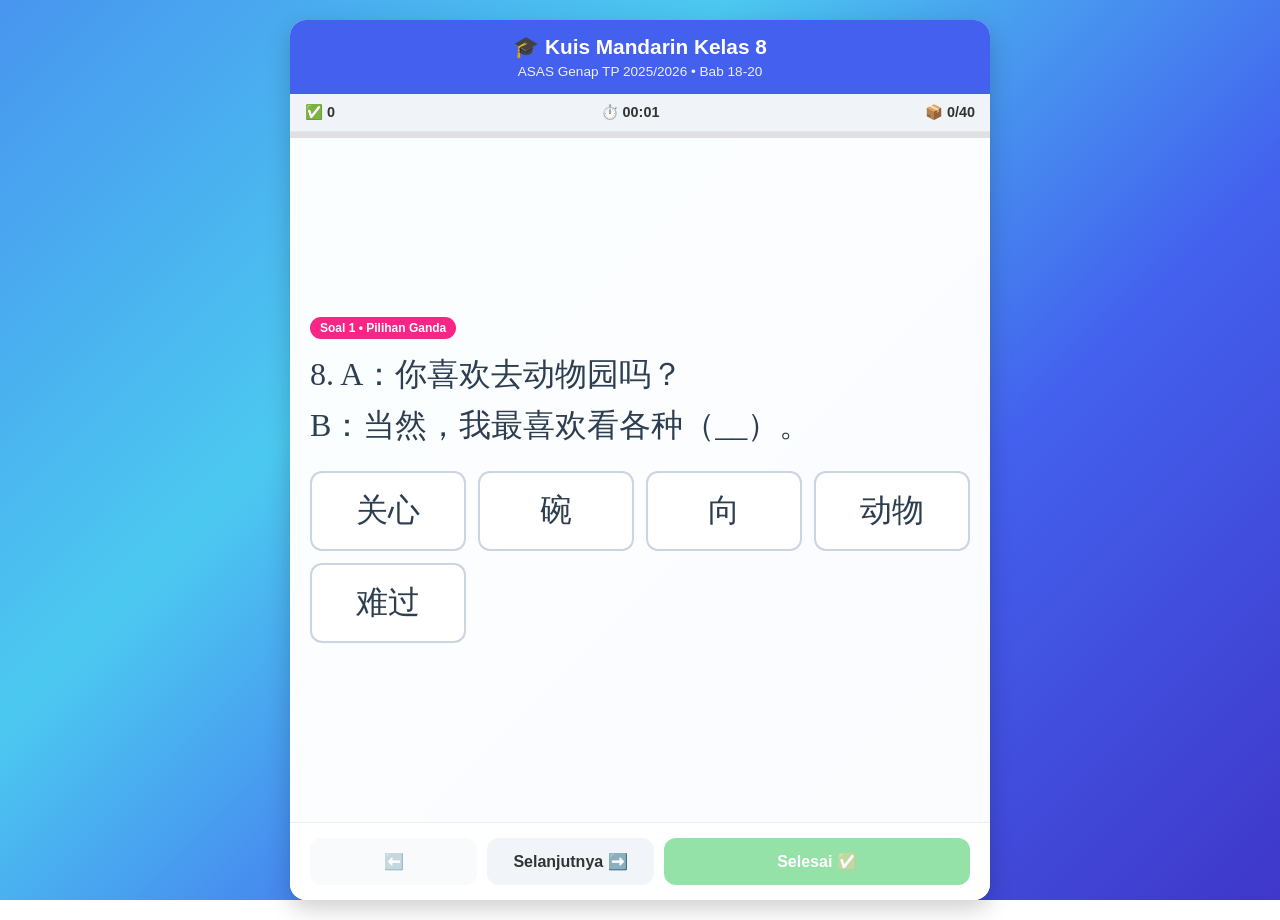
<file: data/wo1/SAT 2026 HSK3.html>
<!DOCTYPE html>
<html lang="id">
<head>
  <meta charset="UTF-8" />
  <meta name="viewport" content="width=device-width, initial-scale=1.0, maximum-scale=1.0, user-scalable=no, viewport-fit=cover"/>
  <meta http-equiv="X-UA-Compatible" content="IE=edge">
  <meta name="apple-mobile-web-app-capable" content="yes">
  <meta name="mobile-web-app-capable" content="yes">
  <title>Kuis Mandarin HSK 3B - Mobile Optimized</title>
  <style>
    :root {
      --primary: #4361ee;
      --secondary: #3f37c9;
      --accent: #f72585;
      --success: #2dc653;
      --danger: #ef233c;
      --bg-grad: linear-gradient(135deg, #4895ef, #4cc9f0, #4361ee, #3f37c9);
      --card-bg: rgba(255, 255, 255, 0.98);
      --shadow: 0 8px 25px rgba(0, 0, 0, 0.2);
      --radius: 16px;
      --tap-size: 44px;
    }

    * { box-sizing: border-box; -webkit-tap-highlight-color: transparent; }

    body {
      font-family: -apple-system, BlinkMacSystemFont, 'Segoe UI', Roboto, Helvetica, Arial, sans-serif;
      background: var(--bg-grad);
      background-attachment: fixed;
      min-height: 100dvh;
      color: #333;
      margin: 0;
      padding: 10px;
      display: flex;
      justify-content: center;
      align-items: flex-start;
    }

    .app-container {
      width: 100%;
      max-width: 700px;
      margin: 10px auto;
      background: var(--card-bg);
      border-radius: var(--radius);
      box-shadow: var(--shadow);
      overflow: hidden;
      display: flex;
      flex-direction: column;
      min-height: calc(100dvh - 20px);
      position: relative;
    }

    /* Header */
    .header {
      background: var(--primary);
      color: white;
      padding: 15px 20px;
      text-align: center;
    }
    .header h1 { font-size: 1.3rem; margin: 0; font-weight: 700; }
    .header p { font-size: 0.85rem; margin: 5px 0 0; opacity: 0.9; }

    /* Stats Bar */
    .stats-bar {
      display: flex;
      justify-content: space-between;
      background: #f0f4f8;
      padding: 10px 15px;
      font-size: 0.9rem;
      font-weight: 600;
      border-bottom: 1px solid #e2e8f0;
      flex-wrap: wrap;
      gap: 5px;
    }
    .progress-track { height: 6px; background: #e0e0e0; width: 100%; }
    .progress-fill { height: 100%; background: var(--success); width: 0%; transition: width 0.3s; }

    /* Quiz Area */
    .quiz-area {
      flex: 1;
      padding: 20px;
      display: flex;
      flex-direction: column;
      justify-content: center;
    }

    .q-badge {
      display: inline-block;
      background: var(--accent);
      color: white;
      padding: 4px 10px;
      border-radius: 12px;
      font-size: 0.75rem;
      font-weight: bold;
      margin-bottom: 10px;
      align-self: flex-start;
    }

    .q-text {
      font-size: 1.1rem;
      line-height: 1.6;
      margin-bottom: 20px;
      white-space: pre-line;
    }

    /* Hanzi Styles */
    .hanzi, .hanzi-btn, .word-chip {
      font-family: 'SimSun', 'NSimSun', 'STSong', 'AR PL New Sung', serif;
      font-size: 32px;
      color: #2c3e50;
      font-weight: 500;
    }

    @media (max-width: 480px) {
      .hanzi, .hanzi-btn, .word-chip { font-size: 28px; }
      .q-text { font-size: 1rem; }
    }

    .blank {
      display: inline-block;
      min-width: 80px;
      border-bottom: 3px dashed var(--primary);
      text-align: center;
      margin: 0 5px;
      vertical-align: baseline;
    }

    /* Options */
    .options-grid {
      display: grid;
      grid-template-columns: repeat(auto-fit, minmax(130px, 1fr));
      gap: 12px;
    }
    .opt-btn {
      padding: 16px;
      border: 2px solid #cbd5e1;
      border-radius: 12px;
      background: white;
      cursor: pointer;
      text-align: center;
      transition: 0.2s;
      min-height: 50px;
    }
    .opt-btn:active, .opt-btn.active {
      border-color: var(--primary);
      background: #eef2ff;
      transform: scale(0.98);
    }

    /* Input & Sentence */
    .text-input {
      width: 100%;
      padding: 15px;
      border: 2px solid #cbd5e1;
      border-radius: 12px;
      font-size: 24px;
      margin-bottom: 10px;
    }
    .text-input:focus { border-color: var(--primary); outline: none; }

    .word-bank, .answer-box {
      display: flex;
      flex-wrap: wrap;
      gap: 10px;
      min-height: 45px;
    }
    .answer-box {
      background: #f8f9fa;
      border: 2px dashed var(--primary);
      border-radius: 12px;
      padding: 10px;
      margin: 10px 0;
    }
    .word-chip {
      padding: 10px 16px;
      background: var(--primary);
      color: white;
      border-radius: 20px;
      cursor: pointer;
      font-size: 26px;
    }
    .word-chip.selected { background: #e0e0e0; color: #333; }

    /* Navigation */
    .nav-controls {
      padding: 15px 20px;
      background: #fff;
      border-top: 1px solid #eee;
      display: flex;
      gap: 10px;
    }
    .btn {
      flex: 1;
      padding: 14px;
      border: none;
      border-radius: 12px;
      font-size: 1rem;
      font-weight: 600;
      cursor: pointer;
      background: #f1f5f9;
      color: #333;
    }
    .btn-submit {
      background: var(--success);
      color: white;
      flex: 2;
    }
    .btn:disabled { opacity: 0.5; pointer-events: none; }
    .btn:active { transform: scale(0.98); }

    /* Modals */
    .modal {
      display: none;
      position: fixed;
      top: 0; left: 0; right: 0; bottom: 0;
      background: rgba(0,0,0,0.7);
      z-index: 100;
      justify-content: center;
      align-items: center;
      padding: 20px;
      -webkit-backdrop-filter: blur(4px);
      backdrop-filter: blur(4px);
    }
    .modal.active { display: flex; }
    .modal-box {
      background: white;
      border-radius: 20px;
      width: 100%;
      max-width: 500px;
      max-height: 90dvh;
      overflow-y: auto;
      padding: 25px;
      text-align: center;
      animation: popIn 0.3s;
    }
    @keyframes popIn {
      0% { transform: scale(0.9); opacity: 0; }
      100% { transform: scale(1); opacity: 1; }
    }
    .score-big { font-size: 3rem; font-weight: 800; color: var(--primary); margin: 15px 0; }
    .result-stats { display: flex; justify-content: center; gap: 20px; margin: 15px 0; font-weight: 600; }
    
    .review-item {
      background: #f8f9fa;
      border-radius: 12px;
      padding: 15px;
      margin-bottom: 12px;
      text-align: left;
      border-left: 5px solid #ccc;
    }
    .review-item.correct { border-color: var(--success); background: #f0fdf4; }
    .review-item.incorrect { border-color: var(--danger); background: #fff0f3; }
  </style>
</head>
<body>

<div class="app-container">
  <header class="header">
    <h1>🎓 Kuis Mandarin Kelas 8</h1>
    <p>ASAS Genap TP 2025/2026 • Bab 18-20</p>
  </header>

  <div class="stats-bar">
    <span>✅ <span id="s-correct">0</span></span>
    <span>⏱️ <span id="s-timer">00:00</span></span>
    <span>📦 <span id="s-progress">0/40</span></span>
  </div>
  <div class="progress-track"><div class="progress-fill" id="p-bar"></div></div>

  <main class="quiz-area" id="quiz-content"></main>

  <nav class="nav-controls">
    <button class="btn" id="btn-prev" onclick="navigate(-1)">⬅️</button>
    <button class="btn" id="btn-next" onclick="navigate(1)">Selanjutnya ➡️</button>
    <button class="btn btn-submit" id="btn-submit" onclick="submitQuiz()" disabled>Selesai ✅</button>
  </nav>
</div>

<!-- Modal Hasil -->
<div class="modal" id="modal-result">
  <div class="modal-box">
    <h2>🎉 Hasil Kuis</h2>
    <div class="score-big"><span id="r-score">0</span>/40</div>
    <div class="result-stats">
      <span style="color:var(--success)">✅ <span id="r-correct">0</span></span>
      <span style="color:var(--danger)">❌ <span id="r-wrong">0</span></span>
    </div>
    <p id="r-msg" style="margin-bottom:20px;color:#666;">Semangat!</p>
    <button class="btn btn-submit" style="width:100%;margin-bottom:10px" onclick="openReview()">📖 Lihat Pembahasan</button>
    <button class="btn" style="width:100%;background:var(--primary);color:white" onclick="initQuiz()">🔄 Mulai Ulang</button>
  </div>
</div>

<!-- Modal Review -->
<div class="modal" id="modal-review">
  <div class="modal-box" style="text-align:left">
    <h2 style="text-align:center">📖 Pembahasan</h2>
    <div id="review-list" style="margin-top:20px"></div>
    <button class="btn" style="width:100%;margin-top:15px;background:#333;color:white" onclick="closeReview()">Kembali</button>
  </div>
</div>

<script>
  /* =========================================
     DATA SOAL 40 NOMOR (ANS DISAMAKAN PERSIS)
     ========================================= */
  const RAW = [
    {id:'v1',type:'choice',q:'1. 天空很（__），看起来很漂亮。',opts:['嘴','同意','国家','蓝','鸟'],ans:'蓝'},
    {id:'v2',type:'choice',q:'2. 我（__）你的看法。',opts:['嘴','同意','国家','蓝','鸟'],ans:'同意'},
    {id:'v3',type:'choice',q:'3. 他张开（__）笑了。',opts:['嘴','同意','国家','蓝','鸟'],ans:'嘴'},
    {id:'v4',type:'choice',q:'4. 中国是一个很大的（__）。',opts:['嘴','同意','国家','蓝','鸟'],ans:'国家'},
    {id:'v5',type:'choice',q:'5. 树上有一只小（__）在唱歌。',opts:['嘴','同意','国家','蓝','鸟'],ans:'鸟'},
    {id:'v6',type:'choice',q:'6. A：昨天的比赛你输了吧？\nB：是的，我有点（__）。',opts:['难过','碗','关心','向','动物'],ans:'难过'},
    {id:'v7',type:'choice',q:'7. A：你最近身体怎么样？\nB：谢谢你这么（__）我，我很好。',opts:['难过','碗','关心','向','动物'],ans:'关心'},
    {id:'v8',type:'choice',q:'8. A：你喜欢去动物园吗？\nB：当然，我最喜欢看各种（__）。',opts:['难过','碗','关心','向','动物'],ans:'动物'},
    {id:'v9',type:'choice',q:'9. A：老师在教室里。\nB：我们快点走过去，（__）老师问好吧。',opts:['难过','碗','关心','向','动物'],ans:'向'},
    {id:'v10',type:'choice',q:'10. 妈妈用（__）盛饭。',opts:['难过','碗','关心','向','动物'],ans:'碗'},
    {id:'m1',type:'choice',q:'11. 你为什么不想出去玩？',opts:['A. 我昨天去超市买东西。','B. 因为我今天有点儿累。','C. 我最喜欢吃水果。','D. 我们一起去看电影吧。','E. 他正在图书馆看书。'],ans:'B. 因为我今天有点儿累。'},
    {id:'m2',type:'choice',q:'12. 你昨天去哪儿了？',opts:['A. 我昨天去超市买东西。','B. 因为我今天有点儿累。','C. 我最喜欢吃水果。','D. 我们一起去看电影吧。','E. 他正在图书馆看书。'],ans:'A. 我昨天去超市买东西。'},
    {id:'m3',type:'choice',q:'13. 你最喜欢吃什么？',opts:['A. 我昨天去超市买东西。','B. 因为我今天有点儿累。','C. 我最喜欢吃水果。','D. 我们一起去看电影吧。','E. 他正在图书馆看书。'],ans:'C. 我最喜欢吃水果。'},
    {id:'m4',type:'choice',q:'14. 小王现在在哪儿？',opts:['A. 我昨天去超市买东西。','B. 因为我今天有点儿累。','C. 我最喜欢吃水果。','D. 我们一起去看电影吧。','E. 他正在图书馆看书。'],ans:'E. 他正在图书馆看书。'},
    {id:'m5',type:'choice',q:'15. 周末我们做什么？',opts:['A. 我昨天去超市买东西。','B. 因为我今天有点儿累。','C. 我最喜欢吃水果。','D. 我们一起去看电影吧。','E. 他正在图书馆看书。'],ans:'D. 我们一起去看电影吧。'},
    {id:'m6',type:'choice',q:'16. 你家离学校远不远？',opts:['A. 他今年十二岁了。','B. 明天可能会下雨。','C. 我家住在学校旁边。','D. 她每天下午三点回家。','E. 这个苹果又大又甜。'],ans:'C. 我家住在学校旁边。'},
    {id:'m7',type:'choice',q:'17. 这个苹果怎么样？',opts:['A. 他今年十二岁了。','B. 明天可能会下雨。','C. 我家住在学校旁边。','D. 她每天下午三点回家。','E. 这个苹果又大又甜。'],ans:'E. 这个苹果又大又甜。'},
    {id:'m8',type:'choice',q:'18. 明天天气怎么样？',opts:['A. 他今年十二岁了。','B. 明天可能会下雨。','C. 我家住在学校旁边。','D. 她每天下午三点回家。','E. 这个苹果又大又甜。'],ans:'B. 明天可能会下雨。'},
    {id:'m9',type:'choice',q:'19. 他多大了？',opts:['A. 他今年十二岁了。','B. 明天可能会下雨。','C. 我家住在学校旁边。','D. 她每天下午三点回家。','E. 这个苹果又大又甜。'],ans:'A. 他今年十二岁了。'},
    {id:'m10',type:'choice',q:'20. 你们周末有什么计划？',opts:['A. 他今年十二岁了。','B. 明天可能会下雨。','C. 我家住在学校旁边。','D. 我们打算去爬山。','E. 这个苹果又大又甜。'],ans:'D. 我们打算去爬山。'},
    {id:'r1',type:'choice',q:'21. 小王和小李在同一个学校上学。他们都上初二，但是不同班。小王在二班，小李在三班。每天课间十分钟，他们常常一起聊天，有时候还一起去食堂买东西。\n★小王：',opts:['A. 和小李同班','B. 课间常和小李聊天','C. 不在同一个学校'],ans:'B. 课间常和小李聊天'},
    {id:'r2',type:'choice',q:'22. 昨天我和同学们去图书馆学习。小王坐在我的旁边，我们一起看书、做练习。中午的时候，我们还一起去食堂吃饭。\n★小王：',opts:['A. 昨天和我一起去图书馆','B. 在家睡觉','C. 没有和我一起学习'],ans:'A. 昨天和我一起去图书馆'},
    {id:'r3',type:'choice',q:'23. 小张的家离学校很远，他每天坐公共汽车去上学。我家离学校很近，所以我走路去学校。我们常常在学校门口见面，然后一起进教室。\n★小张：',opts:['A. 每天坐公共汽车去学校','B. 家离学校很近','C. 常常和我一起走路去学校'],ans:'A. 每天坐公共汽车去学校'},
    {id:'r4',type:'choice',q:'24. 小李最喜欢的运动是踢足球。他每个星期六都去体育场练习，有时候也和我一起打篮球。虽然他个子不高，但是跑得很快。\n★小李：',opts:['A. 每个星期六都去体育场踢足球','B. 个子很高','C. 有时候和我一起打篮球'],ans:'C. 有时候和我一起打篮球'},
    {id:'r5',type:'choice',q:'25. 小美每天早晨七点起床，吃早饭以后就去学校。她下午五点放学，晚上九点睡觉。\n★小美：',opts:['A. 晚上十点睡觉','B. 每天七点起床','C. 下午六点放学'],ans:'B. 每天七点起床'},
    {id:'s1',type:'sentence',q:'26. 喜欢/动物/什么/你',words:['喜欢','动物','什么','你'],ans:'你喜欢什么动物'},
    {id:'s2',type:'sentence',q:'27. 天气/今天/怎么样/的',words:['天气','今天','怎么样','的'],ans:'今天的天气怎么样'},
    {id:'s3',type:'sentence',q:'28. 黄/秋天/变/树叶',words:['黄','秋天','变','树叶'],ans:'秋天树叶变黄'},
    {id:'s4',type:'sentence',q:'29. 小狗/长长/的/耳朵/的',words:['小狗','长长','的','耳朵','的'],ans:'小狗的耳朵长长的'},
    {id:'s5',type:'sentence',q:'30. 去/我们/公园/一起/吧',words:['去','我们','公园','一起','吧'],ans:'我们一起去公园吧'},
    {id:'p1',type:'input',q:'31. Huánɡ hé\n(_____)是中国很有名的河流。',ans:'黄河'},
    {id:'p2',type:'input',q:'32. yǒu mínɡ\n北京是中国很(_____)的城市。',ans:'有名'},
    {id:'p3',type:'input',q:'33. qí ɡuài\n今天的天气很(_____)，早上很冷下午很热。',ans:'奇怪'},
    {id:'p4',type:'input',q:'34. liǎn\n她的(_____)很漂亮，大家都喜欢看她的笑容。',ans:'脸'},
    {id:'p5',type:'input',q:'35. mǎ\n那匹(_____)跑得很快。',ans:'马'},
    {id:'c1',type:'char',q:'36. 请__，这儿有人吗？我能坐在你们中__吗？ （间、问）',opts:['间','问'],ans:['问','间']},
    {id:'c2',type:'char',q:'37. 我们坐__去旅行，行李要一起__。 （船、搬）',opts:['船','搬'],ans:['船','搬']},
    {id:'c3',type:'char',q:'38. 这匹__跑得很快，你觉得好__？ （马、吗）',opts:['马','吗'],ans:['马','吗']},
    {id:'c4',type:'char',q:'39. 他的眼__真漂亮，天气__朗。 （睛、晴）',opts:['睛','晴'],ans:['睛','晴']},
    {id:'c5',type:'char',q:'40. 他跑得真__，这块蛋糕很__。 （快、块）',opts:['快','块'],ans:['快','块']}
  ];

  /* =========================================
     LOGIKA KUIS
     ========================================= */
  let qs = [], cur = 0, ans = {}, done = new Set();
  let sec = 0, timer, finished = false;

  const $ = id => document.getElementById(id);
  const shuffle = a => [...a].sort(() => Math.random() - 0.5);
  const norm = s => String(s||'').trim().replace(/\s+/g, '');

  function check(q) {
    let u = ans[q.id] || '';
    if (q.type === 'sentence') u = ans[q.id + '_j'] || '';
    u = norm(u); let c = norm(q.ans);
    if (q.type === 'char') {
      let uArr = Array.isArray(u) ? u : (Array.isArray(q.ans) ? [] : [u]);
      return JSON.stringify(uArr.map(norm)) === JSON.stringify(q.ans.map(norm));
    }
    return u === c;
  }

  function fmt(s) { return [Math.floor(s/60), s%60].map(v => String(v).padStart(2,'0')).join(':'); }

  function initQuiz() {
    qs = shuffle(RAW); cur = 0; ans = {}; done = new Set(); sec = 0; finished = false;
    clearInterval(timer); timer = setInterval(() => { sec++; $('s-timer').textContent = fmt(sec); }, 1000);
    $('modal-result').classList.remove('active');
    $('modal-review').classList.remove('active');
    render();
  }

  function render() {
    const q = qs[cur];
    $('s-progress').textContent = `${done.size}/40`;
    $('p-bar').style.width = `${(done.size/40)*100}%`;
    $('btn-submit').disabled = done.size < 40;
    $('btn-prev').disabled = cur === 0;
    $('btn-next').disabled = cur === 39;

    let h = `<div class="q-badge">Soal ${cur+1} • ${getType(q.type)}</div>`;
    
    if (q.type === 'choice') {
      h += `<div class="q-text hanzi">${q.q}</div><div class="options-grid">`;
      shuffle(q.opts).forEach(o => {
        const act = ans[q.id] === o ? 'active' : '';
        h += `<div class="opt-btn hanzi-btn ${act}" onclick="pick('${q.id}', this, '${o}')">${o}</div>`;
      });
      h += '</div>';
    } else if (q.type === 'sentence') {
      h += `<div class="q-text">📝 ${q.q}</div><div class="word-bank" id="wb-${q.id}">`;
      shuffle(q.words).forEach(w => h += `<div class="word-chip" onclick="addW('${q.id}', this, '${w}')">${w}</div>`);
      h += `</div><div class="answer-box" id="ab-${q.id}"></div><button class="btn" style="font-size:0.8rem;padding:8px" onclick="resetS('${q.id}')">🔄 Reset</button>`;
    } else if (q.type === 'input') {
      h += `<div class="q-text" style="font-size:0.95rem">${q.q}</div><input class="text-input hanzi" id="inp-${q.id}" placeholder="Ketik Hanzi..." value="${ans[q.id]||''}" oninput="saveIn('${q.id}', this.value)">`;
    } else if (q.type === 'char') {
      h += `<div class="q-text hanzi">${q.q}</div><div class="options-grid">`;
      q.opts.forEach(o => {
        const act = (ans[q.id]||[]).includes(o) ? 'active' : '';
        h += `<div class="opt-btn hanzi-btn ${act}" onclick="pickC('${q.id}', '${o}', this)">${o}</div>`;
      });
      h += '</div>';
    }

    $('quiz-content').innerHTML = `<div class="question-card">${h}</div>`;
  }

  function getType(t) { return {choice:'Pilihan Ganda',sentence:'Susun Kalimat',input:'Pinyin → Hanzi',char:'Beda Hanzi'}[t]; }

  window.pick = (id, el, val) => {
    ans[id] = val; done.add(id);
    el.parentElement.querySelectorAll('.opt-btn').forEach(b => b.classList.remove('active'));
    el.classList.add('active'); render(); // refresh stats only
  };

  window.addW = (id, el, w) => {
    if(!ans[id]) ans[id] = [];
    if(ans[id].length >= 6) return;
    ans[id].push(w); el.style.display = 'none';
    const ab = $(`ab-${id}`);
    const chip = document.createElement('div');
    chip.className = 'word-chip selected';
    chip.textContent = w;
    chip.onclick = () => remW(id, w, el, chip);
    ab.appendChild(chip);
    ans[id + '_j'] = ans[id].join(''); done.add(id); render();
  };

  window.remW = (id, w, el, chip) => {
    ans[id] = ans[id].filter(v => v !== w);
    el.style.display = ''; chip.remove();
    ans[id + '_j'] = ans[id].join(''); render();
  };

  window.resetS = id => { ans[id] = []; ans[id+'_j'] = ''; $(`wb-${id}`).querySelectorAll('.word-chip').forEach(e=>e.style.display=''); $(`ab-${id}`).innerHTML = ''; render(); };

  window.saveIn = (id, val) => { ans[id] = val; done.add(id); render(); };

  window.pickC = (id, val, el) => {
    if(!ans[id]) ans[id] = [];
    if(ans[id].length >= 2) ans[id] = [];
    if(ans[id].includes(val)) ans[id] = ans[id].filter(v=>v!==val); else ans[id].push(val);
    el.parentElement.querySelectorAll('.opt-btn').forEach(b => b.classList.toggle('active', ans[id].includes(b.textContent.trim())));
    if(ans[id].length === 2) done.add(id); render();
  };

  window.navigate = d => { cur += d; render(); };

  window.submitQuiz = () => {
    if(done.size < 40) { alert(`⚠️ Jawab semua soal! Baru ${done.size}/40.`); return; }
    finished = true; clearInterval(timer);
    let cor = qs.filter(check).length;
    $('r-score').textContent = cor;
    $('r-correct').textContent = cor;
    $('r-wrong').textContent = 40 - cor;
    $('s-correct').textContent = cor;
    $('r-msg').textContent = cor >= 32 ? '🌟 Luar Biasa! Penguasaan Hanzi sangat baik!' : cor >= 24 ? '👍 Bagus! Terus latih pelafalan.' : '💪 Jangan menyerah! Lihat pembahasan ya.';
    $('modal-result').classList.add('active');
  };

  window.openReview = () => {
    $('modal-result').classList.remove('active');
    $('modal-review').classList.add('active');
    let list = $('review-list'); list.innerHTML = '';
    qs.forEach((q, i) => {
      const ok = check(q);
      let u = ans[q.id] || '';
      if(q.type === 'sentence') u = ans[q.id+'_j'] || '';
      let div = document.createElement('div');
      div.className = `review-item ${ok ? 'correct' : 'incorrect'}`;
      div.innerHTML = `
        <b>${ok ? '✅' : '❌'} Soal ${i+1}</b><br>
        <span class="hanzi" style="font-size:24px">${q.q.replace(/__|___/g,'____')}</span><br>
        <small>Jawabanmu: <b>${u || '-'}</b></small><br>
        ${!ok ? `<small style="color:green">Kunci: <b>${q.ans}</b></small>` : ''}
      `;
      list.appendChild(div);
    });
  };

  window.closeReview = () => { $('modal-review').classList.remove('active'); $('modal-result').classList.add('active'); };

  window.onload = initQuiz;
</script>
</body>
</html>
</file>
